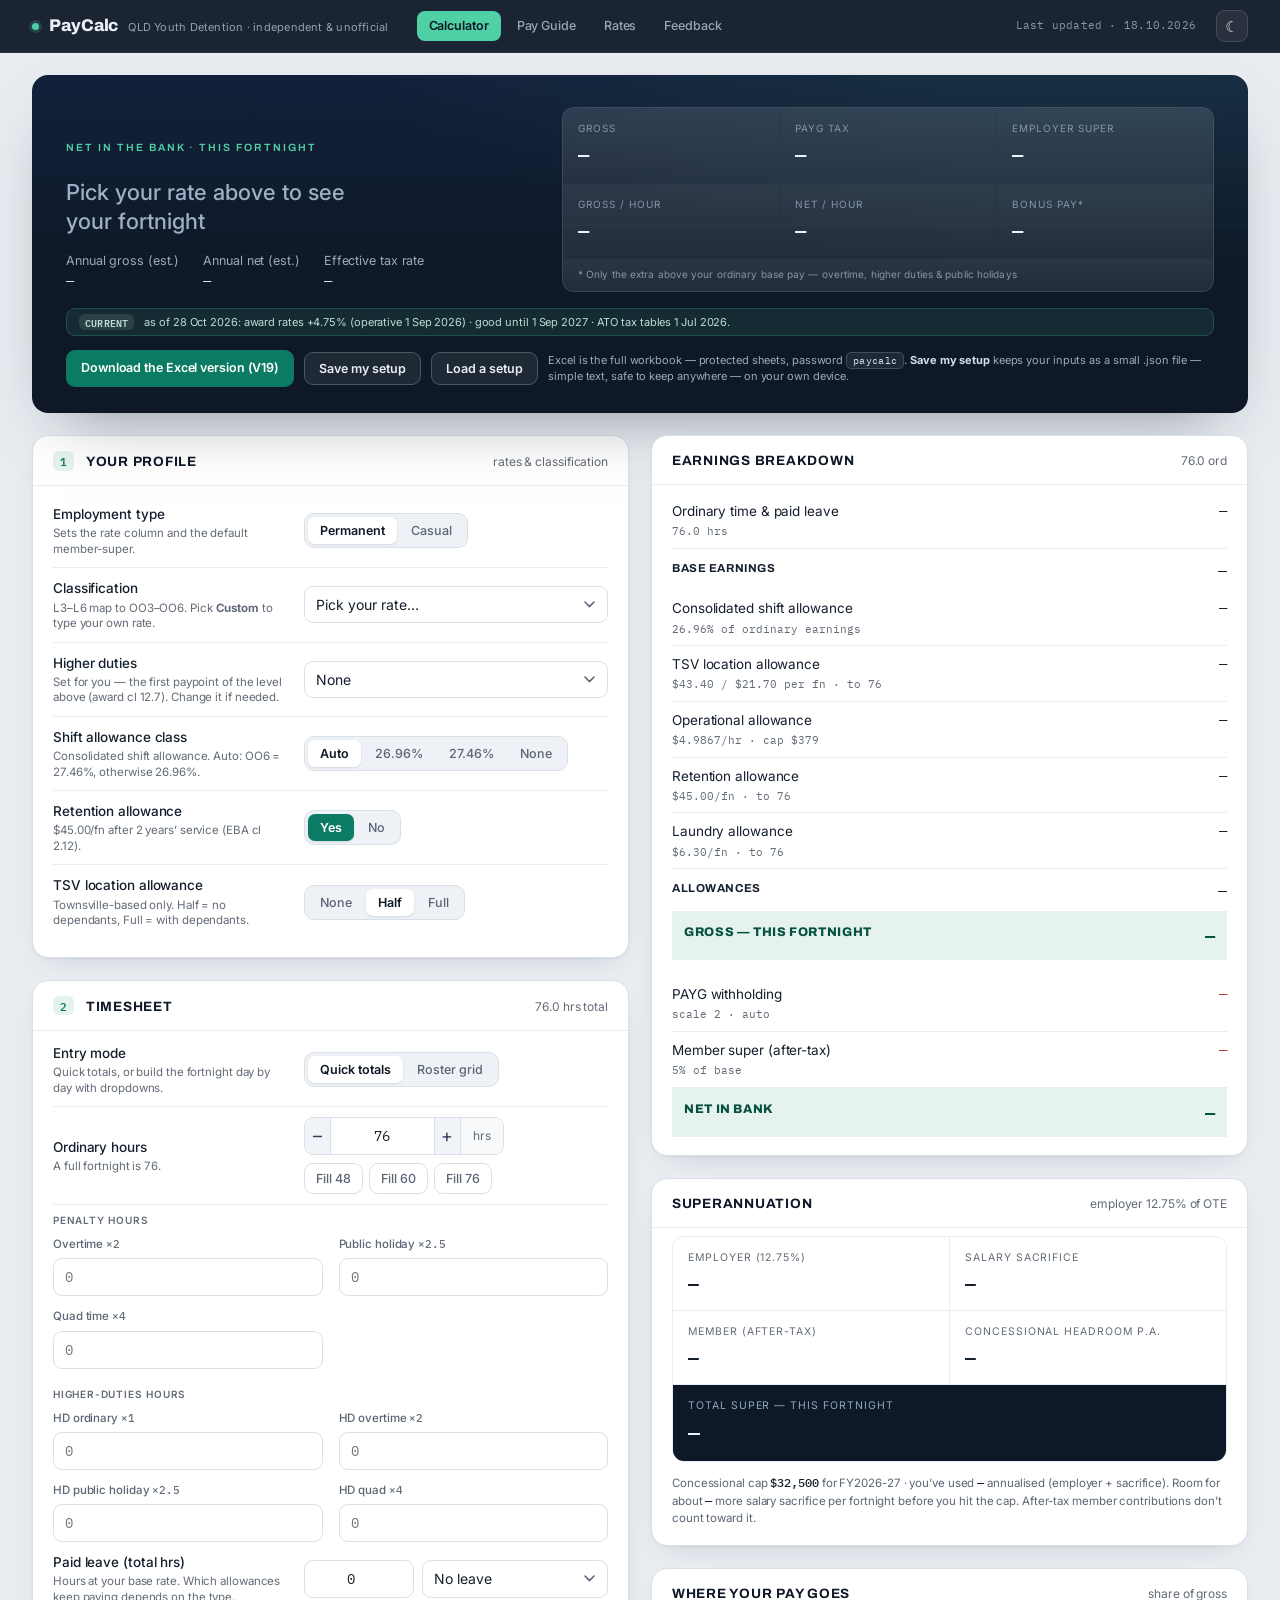
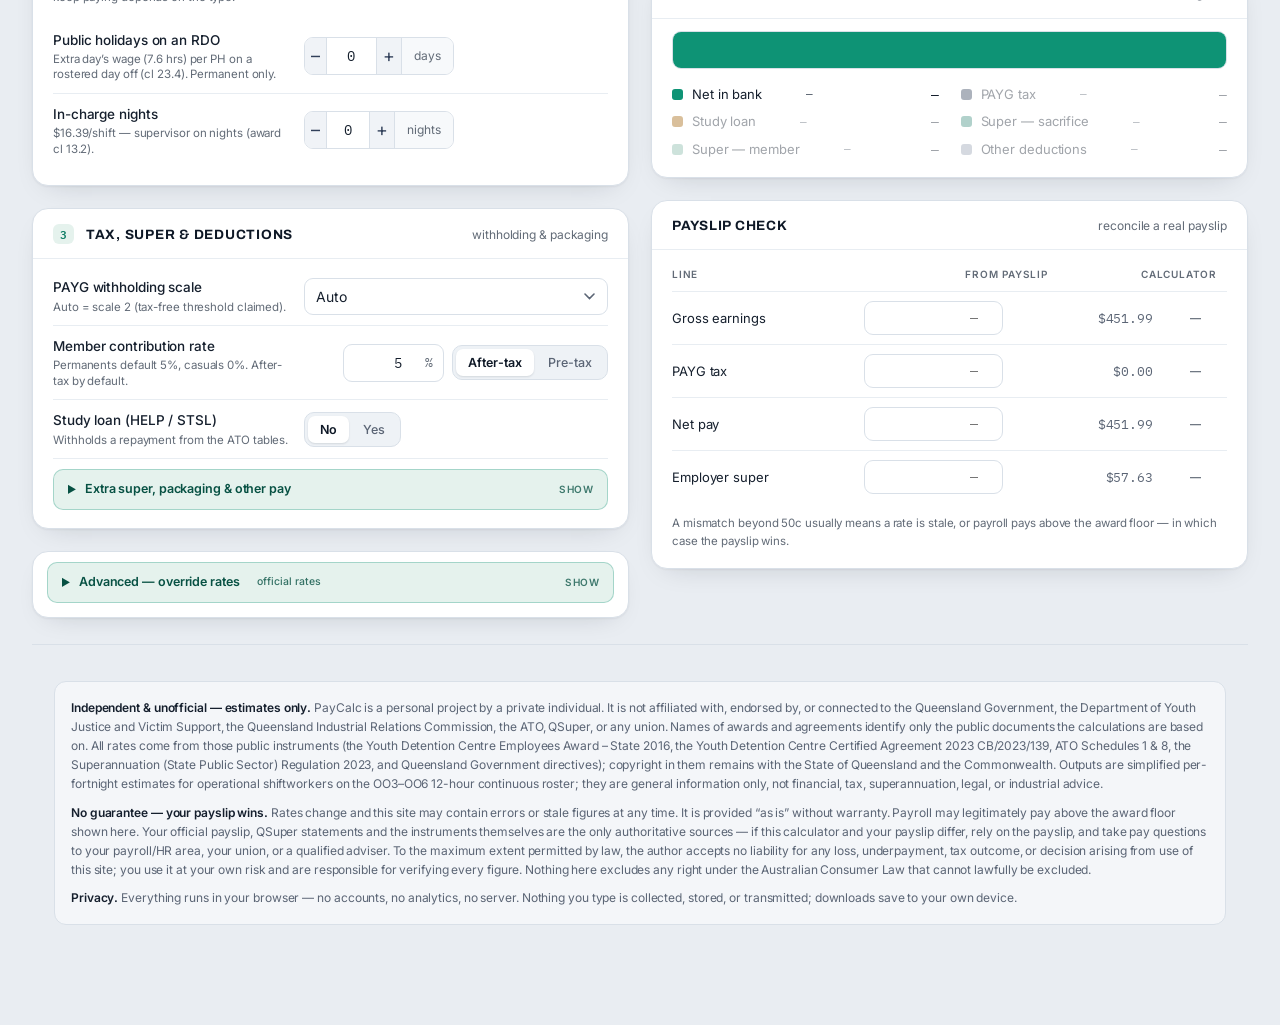
<file: index.html>
<!doctype html>
<html lang="en-AU">
<head>
<meta charset="utf-8">
<meta name="viewport" content="width=device-width, initial-scale=1">
<title>PayCalc · QLD Youth Detention pay calculator</title>
<link rel="icon" href="favicon.ico" sizes="32x32">
<link rel="icon" href="assets/favicon.svg" type="image/svg+xml">
<link rel="preconnect" href="https://fonts.googleapis.com">
<link rel="preconnect" href="https://fonts.gstatic.com" crossorigin>
<link href="https://fonts.googleapis.com/css2?family=Archivo:wght@500;600;700;800&family=Inter:wght@400;450;500;600;700&family=IBM+Plex+Mono:wght@400;500;600&display=swap" rel="stylesheet">
<link rel="stylesheet" href="assets/style.css">
<script src="assets/theme.js"></script>
</head>
<body>

<div class="topbar">
  <div class="topbar-in">
    <a class="brand" href="index.html"><span class="dot"></span><b>PayCalc</b><span>QLD Youth Detention · independent &amp; unofficial</span></a>
    <nav class="nav">
      <a href="index.html">Calculator</a><a href="notes.html">Pay Guide</a><a href="rates.html">Rates</a><a href="feedback.html">Feedback</a>
    </nav>
    <span class="nav-date"><span class="nd-lab">Last updated · </span>18.10.2026</span>
  </div>
</div>

<main>
  <section class="hero">
    <div class="hero-grid">
      <div>
        <h1 class="eyebrow">Net in the bank · this fortnight</h1>
        <div class="net-wrap"><div class="net" id="hero-net"></div></div>
        <p class="vh" id="hero-sr" role="status" aria-live="polite"></p>
        <div class="net-sub">
          <div>Annual gross (est.)<b id="hero-yeargross"></b></div>
          <div>Annual net (est.)<b id="hero-year"></b></div>
          <div>Effective tax rate<b id="hero-etr"></b></div>
        </div>
      </div>
      <div class="stat-grid">
        <div class="stat"><div class="k">Gross</div><div class="v" id="s-gross"></div></div>
        <div class="stat"><div class="k">PAYG tax</div><div class="v" id="s-tax"></div></div>
        <div class="stat"><div class="k">Employer super</div><div class="v" id="s-super"></div></div>
        <div class="stat"><div class="k">Gross / hour</div><div class="v" id="s-ghr"></div></div>
        <div class="stat"><div class="k">Net / hour</div><div class="v" id="s-nhr"></div></div>
        <div class="stat"><div class="k">Bonus Pay*</div><div class="v" id="s-extra"></div></div>
        <div class="stat-foot">* Only the extra above your ordinary base pay — overtime, higher duties &amp; public holidays</div>
      </div>
    </div>
    <div class="ribbon ok" id="ribbon"><span class="tag" id="ribbon-tag">Current</span><span id="ribbon-txt"></span><span class="rb-s">as of 28 Oct 2026 · <span class="rb-xs">rates </span>+4.75%<span class="rb-sx"> · good until 1 Sep 2027</span></span></div>
    <div class="hero-actions">
      <a class="btn primary" href="PayCalc_V19.xlsx" download>Download<span class="btn-xw"> the</span> Excel<span class="btn-xw"> version (V19)</span></a>
      <button class="btn" id="btn-save" type="button">Save<span class="btn-xw"> my</span> setup</button>
      <button class="btn" id="btn-load" type="button" onclick="document.getElementById('load-file').click()">Load<span class="btn-xw"> a</span> setup</button>
      <input type="file" id="load-file" accept="application/json" style="display:none" aria-label="Load a saved PayCalc setup file">
      <span class="note">Excel is the full workbook — protected sheets, password <code class="pw">paycalc</code>. <b>Save my setup</b> keeps your inputs as a small .json file — simple text, safe to keep anywhere — on your own device.</span>
    </div>
  </section>

  <div class="workspace">
    <!-- INPUTS -->
    <div class="col col-inputs">

      <section class="card">
        <div class="card-h"><span class="num">1</span><h2>Your profile</h2><div class="sub">rates &amp; classification</div></div>
        <div class="card-b">
          <div class="row">
            <div class="lab">Employment type<span class="hint">Sets the rate column and the default member-super.</span></div>
            <div class="ctl right"><div class="seg" data-group="empType">
              <button data-v="Permanent">Permanent</button><button data-v="Casual">Casual</button>
            </div></div>
          </div>
          <div class="row">
            <div class="lab">Classification<span class="hint">L3–L6 map to OO3–OO6. Pick <b>Custom</b> to type your own rate.</span></div>
            <div class="ctl"><select id="classCode" data-bind="classCode" aria-label="Classification"></select>
              <span class="rate-chip" id="rate-now"></span>
              <div class="field has-pre" id="customRate-wrap" style="margin-top:8px; display:none">
                <span class="pre">$</span><input class="money" id="customRate" data-bind="customRate" type="number" step="0.0001" min="0" placeholder="hourly rate" aria-label="Custom hourly rate">
              </div>
            </div>
          </div>
          <div class="row">
            <div class="lab">Higher duties<span class="hint">Set for you — the first paypoint of the level above (award cl 12.7). Change it if needed.</span></div>
            <div class="ctl"><select id="hd" data-bind="hd" aria-label="Higher duties classification"></select>
              <span class="rate-chip" id="hdrate-now"></span>
              <div class="field has-pre" id="customHDRate-wrap" style="margin-top:8px; display:none">
                <span class="pre">$</span><input class="money" id="customHDRate" data-bind="customHDRate" type="number" step="0.0001" min="0" placeholder="HD hourly rate" aria-label="Custom higher-duties hourly rate">
              </div>
            </div>
          </div>
          <div class="row">
            <div class="lab">Shift allowance class<span class="hint">Consolidated shift allowance. Auto: OO6 = 27.46%, otherwise 26.96%.</span></div>
            <div class="ctl right"><div class="seg" data-group="shiftClass">
              <button data-v="Auto">Auto</button><button data-v="OO3-OO5 (26.96%)">26.96%</button><button data-v="OO6 (27.46%)">27.46%</button><button data-v="None">None</button>
            </div></div>
          </div>
          <div class="row sub-row" id="hdshift-row" style="display:none">
            <div class="lab">↳ Shift class — higher duties<span class="hint">For your HD hours. Auto follows the HD level.</span></div>
            <div class="ctl right"><div class="seg" data-group="shiftClassHD">
              <button data-v="Auto">Auto</button><button data-v="OO3-OO5 (26.96%)">26.96%</button><button data-v="OO6 (27.46%)">27.46%</button><button data-v="None">None</button>
            </div></div>
          </div>
          <div class="row">
            <div class="lab">Retention allowance<span class="hint">$45.00/fn after 2 years’ service (EBA cl 2.12).</span></div>
            <div class="ctl right"><div class="seg" data-group="retention">
              <button data-v="Yes" class="pos">Yes</button><button data-v="No">No</button>
            </div></div>
          </div>
          <div class="row">
            <div class="lab">TSV location allowance<span class="hint">Townsville-based only. Half = no dependants, Full = with dependants.</span></div>
            <div class="ctl right">
              <div class="seg" data-group="tsv">
                <button data-v="None">None</button><button data-v="Half rate">Half</button><button data-v="Full rate">Full</button>
              </div>
              <div class="inline-note info" id="tsv-casual">Not payable to casuals — set to None.</div>
            </div>
          </div>
        </div>
      </section>

      <section class="card">
        <div class="card-h"><span class="num">2</span><h2>Timesheet</h2><div class="sub" id="tsTotals">76.0 hrs total</div></div>
        <div class="card-b">
          <div class="row" style="padding-top:4px">
            <div class="lab">Entry mode<span class="hint">Quick totals, or build the fortnight day by day with dropdowns.</span></div>
            <div class="ctl right"><div class="seg" data-group="tsMode">
              <button data-v="totals">Quick totals</button><button data-v="roster">Roster grid</button>
            </div></div>
          </div>

          <div id="panel-totals">
            <div class="row">
              <div class="lab">Ordinary hours<span class="hint">A full fortnight is 76.</span></div>
              <div class="ctl right"><div style="display:flex; gap:8px; align-items:center; flex-wrap:wrap">
                <div class="stepper" style="max-width:200px">
                  <button type="button" aria-label="Decrease ordinary hours" data-step="ordHours" data-d="-2">–</button>
                  <input class="num" id="ordHours" data-bind="ordHours" type="number" step="0.5" min="0" aria-label="Ordinary hours">
                  <button type="button" aria-label="Increase ordinary hours" data-step="ordHours" data-d="2">+</button>
                  <span class="unit">hrs</span>
                </div>
                <div class="quickfills" id="quickfills" role="group" aria-label="Quick-fill ordinary hours"></div>
              </div></div>
            </div>
            <div class="minigrid">
              <div class="mg-head">Penalty hours</div>
              <div class="mg"><label for="ot">Overtime <span class="mult">×2</span></label><input class="num" id="ot" data-bind="ot" type="number" step="0.5" min="0" placeholder="0"></div>
              <div class="mg"><label for="ph">Public holiday <span class="mult">×2.5</span></label><input class="num" id="ph" data-bind="ph" type="number" step="0.5" min="0" placeholder="0"></div>
              <div class="mg"><label for="quad">Quad time <span class="mult">×4</span></label><input class="num" id="quad" data-bind="quad" type="number" step="0.5" min="0" placeholder="0"></div>
              <div class="mg-head">Higher-duties hours</div>
              <div class="mg"><label for="hdOrd">HD ordinary <span class="mult">×1</span></label><input class="num" id="hdOrd" data-bind="hdOrd" type="number" step="0.5" min="0" placeholder="0"></div>
              <div class="mg"><label for="hdOT">HD overtime <span class="mult">×2</span></label><input class="num" id="hdOT" data-bind="hdOT" type="number" step="0.5" min="0" placeholder="0"></div>
              <div class="mg"><label for="hdPH">HD public holiday <span class="mult">×2.5</span></label><input class="num" id="hdPH" data-bind="hdPH" type="number" step="0.5" min="0" placeholder="0"></div>
              <div class="mg"><label for="hdQuad">HD quad <span class="mult">×4</span></label><input class="num" id="hdQuad" data-bind="hdQuad" type="number" step="0.5" min="0" placeholder="0"></div>
            </div>
            <div class="row">
              <div class="lab">Paid leave (total hrs)<span class="hint">Hours at your base rate. Which allowances keep paying depends on the type.</span></div>
              <div class="ctl right">
                <div style="display:grid; grid-template-columns:110px 1fr; gap:8px">
                  <input class="num" id="leaveHrs" data-bind="leaveHrs" type="number" step="0.5" min="0" style="text-align:center" aria-label="Paid leave hours">
                  <select id="leaveType" data-bind="leaveType" aria-label="Paid leave type">
                    <option>No leave</option><option>Sick / carer's</option><option>Annual / recreation</option><option>Long service</option><option>Special</option>
                  </select>
                </div>
              </div>
            </div>
          </div>

          <div id="panel-roster" style="display:none">
            <div id="roster"></div>
            <div class="roster-sum"><span>Base pay from these shifts</span><b id="roster-total">$0.00</b></div>
            <div class="roster-actions">
              <button class="btn ghost" id="roster-clear" type="button">Clear all days</button>
            </div>
            <div class="inline-note info show" style="margin-top:10px">Pick a shift type per day — hours pre-fill and stay editable. Leave days feed the leave rules automatically. The <b>$</b> column is that shift’s <b>base pay only</b>, so it matches an “Ordinary Hrs” line on your payslip; shift allowance, operational, retention and laundry are paid across the whole fortnight and appear in the breakdown instead.</div>
          </div>

          <div class="inline-note warn" id="custom-rate-warn" style="margin-top:10px"><b>Classification</b> is set to <b>Custom</b> in <i>Your profile</i> above but the rate box is empty, so your base pay is coming out as <b>$0.00</b> and the only thing left in the gross is the flat allowances. Type your hourly rate in the box, or pick your classification from the list.</div>

          <div class="inline-note warn" id="hd-none-warn" style="margin-top:10px">You’ve entered <b>higher-duties hours</b> but there’s no higher rate to pay them at — in <i>Your profile</i> above, <b>Higher duties</b> is on <b>None</b>, or on <b>Custom</b> with the rate box left empty. (On an L6 classification it goes to None by itself — there’s no level above to act into.) They’re being paid as ordinary hours at your own rate for now. Pick the level you acted at, or type the rate, to see what they’re really worth.</div>

          <div class="inline-note warn" id="over-fn-warn" style="margin-top:10px">Your ordinary, higher-duties and leave hours add up to <b id="over-fn-hrs">—</b> — more than a full fortnight of 76. If you acted up, those <b>HD hours are usually part of your 76</b>, not on top of them (64 + 12, not 76 + 12). Overtime, public holidays and quad time do sit on top of the 76, so this can be right — worth a check either way.</div>

          <div class="row" style="margin-top:4px">
            <div class="lab">Public holidays on an RDO<span class="hint">Extra day’s wage (7.6 hrs) per PH on a rostered day off (cl 23.4). Permanent only.</span></div>
            <div class="ctl right">
              <div class="stepper" style="max-width:150px">
                <button type="button" aria-label="Decrease public holidays on an RDO" data-step="phRdoDays" data-d="-1">–</button>
                <input class="num" id="phRdoDays" data-bind="phRdoDays" type="number" step="1" min="0" aria-label="Public holidays on an RDO">
                <button type="button" aria-label="Increase public holidays on an RDO" data-step="phRdoDays" data-d="1">+</button>
                <span class="unit">days</span>
              </div>
              <div class="inline-note info" id="phrdo-casual">Casuals aren’t entitled (award cl 23.4).</div>
            </div>
          </div>
          <div class="row">
            <div class="lab">In-charge nights<span class="hint">$16.39/shift — supervisor on nights (award cl 13.2).</span></div>
            <div class="ctl right"><div class="stepper" style="max-width:150px">
              <button type="button" aria-label="Decrease in-charge nights" data-step="inchargeNights" data-d="-1">–</button>
              <input class="num" id="inchargeNights" data-bind="inchargeNights" type="number" step="1" min="0" aria-label="In-charge nights">
              <button type="button" aria-label="Increase in-charge nights" data-step="inchargeNights" data-d="1">+</button>
              <span class="unit">nights</span>
            </div></div>
          </div>
        </div>
      </section>

      <section class="card">
        <div class="card-h"><span class="num">3</span><h2>Tax, super &amp; deductions</h2><div class="sub">withholding &amp; packaging</div></div>
        <div class="card-b">
          <div class="row">
            <div class="lab">PAYG withholding scale<span class="hint">Auto = scale 2 (tax-free threshold claimed).</span></div>
            <div class="ctl"><select id="scale" data-bind="scale" aria-label="PAYG withholding scale">
              <option>Auto</option><option>1 - No tax-free threshold</option><option>2 - Tax-free threshold claimed</option>
              <option>3 - Foreign resident</option><option>5 - Full Medicare levy exemption</option><option>6 - Half Medicare levy exemption</option>
            </select></div>
          </div>
          <div class="row">
            <div class="lab">Member contribution rate<span class="hint">Permanents default 5%, casuals 0%. After-tax by default.</span></div>
            <div class="ctl right">
              <div style="display:flex; gap:8px; align-items:center; flex-wrap:wrap; justify-content:flex-end">
                <div class="field" style="max-width:110px">
                  <input class="num" id="memberPct" data-bind="memberPct" type="number" step="0.5" min="0" max="100" style="text-align:right; padding-right:26px" aria-label="Member contribution percentage">
                  <span class="pre" style="left:auto; right:11px">%</span>
                </div>
                <div class="seg" data-group="salSac">
                  <button data-v="No — after-tax">After-tax</button><button data-v="Yes — pre-tax">Pre-tax</button>
                </div>
              </div>
              <div class="ctl-note" id="mem-prev"></div>
            </div>
          </div>
          <div class="row">
            <div class="lab">Study loan (HELP / STSL)<span class="hint">Withholds a repayment from the ATO tables.</span></div>
            <div class="ctl right"><div class="seg" data-group="studyLoan">
              <button data-v="No">No</button><button data-v="Yes">Yes</button>
            </div></div>
          </div>
          <details class="disc pill" id="extra-ded">
            <summary><span class="chev">▶</span>Extra super, packaging &amp; other pay</summary>
            <div class="disc-b">
              <div class="row stack">
                <div class="lab">Extra salary-sacrifice super<span class="hint">Voluntary, on top of the 5% — $ per fortnight.</span></div>
                <div class="ctl"><div class="field has-pre"><span class="pre">$</span><input class="money" id="extraSalSac" data-bind="extraSalSac" type="number" step="1" min="0" aria-label="Extra salary-sacrifice super, dollars per fortnight"></div></div>
              </div>
              <div class="row stack">
                <div class="lab">Custom pre-tax deduction<span class="hint">e.g. novated lease pre-tax leg.</span></div>
                <div class="ctl"><div class="field has-pre"><span class="pre">$</span><input class="money" id="customPreTax" data-bind="customPreTax" type="number" step="1" min="0" aria-label="Other pre-tax deduction, dollars per fortnight"></div></div>
              </div>
              <div class="row stack">
                <div class="lab">Salary-packaging admin fee<span class="hint">What your packaging provider (e.g. RemServ) charges per fortnight, if anything. It varies — take it off your payslip.</span></div>
                <div class="ctl"><div class="field has-pre"><span class="pre">$</span><input class="money" id="adminFee" data-bind="adminFee" type="number" step="0.05" min="0" aria-label="Fund administration fee, dollars per fortnight"></div></div>
              </div>
              <div class="row stack">
                <div class="lab">Post-tax deduction 1<span class="hint">e.g. novated lease post-tax leg.</span></div>
                <div class="ctl"><div class="field has-pre"><span class="pre">$</span><input class="money" id="customPostTax" data-bind="customPostTax" type="number" step="1" min="0" placeholder="0" aria-label="First post-tax deduction, dollars per fortnight"></div></div>
              </div>
              <div class="row stack">
                <div class="lab">Post-tax deduction 2<span class="hint">e.g. a bank or credit-union deduction.</span></div>
                <div class="ctl"><div class="field has-pre"><span class="pre">$</span><input class="money" id="customPostTax2" data-bind="customPostTax2" type="number" step="1" min="0" placeholder="0" aria-label="Second post-tax deduction, dollars per fortnight"></div></div>
              </div>
              <div class="row stack">
                <div class="lab">Other taxable earnings<span class="hint">e.g. secondee travel. Taxed as wages, excluded from super.</span></div>
                <div class="ctl"><div class="field has-pre"><span class="pre">$</span><input class="money" id="otherTaxable" data-bind="otherTaxable" type="number" step="1" min="0" aria-label="Other taxable earnings, dollars per fortnight"></div></div>
              </div>
            </div>
          </details>
        </div>
      </section>

      <section class="card card-adv slim">
        <div class="card-b">
          <details class="disc pill" style="border-top:0">
            <summary><span class="chev">▶</span>Advanced — override rates<span class="adv-tag" id="adv-status">official rates</span></summary>
            <div class="disc-b">
              <div class="inline-note warn show" style="display:block">Overrides replace the published award/EBA figures with your own — the status ribbon up top turns amber while any override is active. Leave a field blank to use the official rate. Each field stands alone: raising <b>Operational allowance</b> doesn’t move <b>Operational cap</b>, so change both if the rise applies to both.</div>
              <div class="row stack" style="margin-top:10px">
                <div class="lab">Whole pay scale adjustment<span class="hint">e.g. 3.5 lifts every classification by 3.5% — how wage cases and agreement rises apply. Rounds the way payroll does: the fortnightly salary goes to the nearest whole dollar before it’s divided by 76. 0 or blank = official scale.</span></div>
                <div class="ctl"><div class="field" style="max-width:160px">
                  <input class="num" id="scalePct" type="number" step="0.1" min="0" placeholder="0" style="text-align:right; padding-right:26px" aria-label="Whole pay scale adjustment, per cent">
                  <span class="pre" style="left:auto; right:11px">%</span>
                </div></div>
              </div>
              <div class="minigrid" id="ovr-grid" style="margin-top:6px"></div>
              <div class="roster-actions">
                <button class="btn ghost" id="ovr-reset" type="button">Reset all to official rates</button>
              </div>
            </div>
          </details>
        </div>
      </section>
    </div>

    <!-- RESULTS -->
    <div class="col col-results">

      <section class="card">
        <div class="card-h"><h2>Earnings breakdown</h2><div class="sub" id="brk-hrs"></div></div>
        <div class="card-b">
          <table class="brk">
            <tr><td class="nm">Ordinary time &amp; paid leave<div class="fx" id="fx-ord"></div></td><td class="amt" id="a-ord"></td></tr>
            <tr data-line="ot"><td class="nm">Overtime<div class="fx" id="fx-ot"></div></td><td class="amt" id="a-ot"></td></tr>
            <tr data-line="ph"><td class="nm">Public holiday worked<div class="fx" id="fx-ph"></div></td><td class="amt" id="a-ph"></td></tr>
            <tr data-line="quad"><td class="nm">Quad time<div class="fx" id="fx-quad"></div></td><td class="amt" id="a-quad"></td></tr>
            <tr data-line="hd"><td class="nm">Higher duties<div class="fx" id="fx-hd"></div></td><td class="amt" id="a-hd"></td></tr>
            <tr data-line="phrdo"><td class="nm">Public holiday on an RDO<div class="fx" id="fx-phrdo"></div></td><td class="amt" id="a-phrdo"></td></tr>
            <tr class="sub"><td class="nm">Base earnings</td><td class="amt" id="a-base"></td></tr>
            <tr><td class="nm">Consolidated shift allowance<div class="fx" id="fx-csa"></div></td><td class="amt" id="a-csa"></td></tr>
            <tr data-line="tsv"><td class="nm">TSV location allowance<div class="fx" id="fx-tsv"></div></td><td class="amt" id="a-tsv"></td></tr>
            <tr><td class="nm">Operational allowance<div class="fx" id="fx-oper"></div></td><td class="amt" id="a-oper"></td></tr>
            <tr data-line="ret"><td class="nm">Retention allowance<div class="fx" id="fx-ret"></div></td><td class="amt" id="a-ret"></td></tr>
            <tr><td class="nm">Laundry allowance<div class="fx" id="fx-laun"></div></td><td class="amt" id="a-laun"></td></tr>
            <tr data-line="incharge"><td class="nm">In-charge allowance<div class="fx" id="fx-inch"></div></td><td class="amt" id="a-inch"></td></tr>
            <tr data-line="other"><td class="nm">Other taxable earnings<div class="fx">taxable · not super</div></td><td class="amt" id="a-other"></td></tr>
            <tr class="sub"><td class="nm">Allowances</td><td class="amt" id="a-allow"></td></tr>
            <tr class="grand"><td class="nm">Gross — this fortnight</td><td class="amt" id="a-gross"></td></tr>
            <tr style="height:6px"><td colspan="2" style="border:0"></td></tr>
            <tr><td class="nm">PAYG withholding<div class="fx" id="fx-scale"></div></td><td class="amt minus" id="a-payg"></td></tr>
            <tr data-line="stsl2"><td class="nm">Study-loan repayment<div class="fx">Schedule 8</div></td><td class="amt minus" id="a-stsl"></td></tr>
            <tr data-line="salsac2"><td class="nm">Salary sacrifice (pre-tax)<div class="fx">super packaging</div></td><td class="amt minus" id="a-salsac"></td></tr>
            <tr><td class="nm">Member super (after-tax)<div class="fx" id="fx-mem"></div></td><td class="amt minus" id="a-mem"></td></tr>
            <tr data-line="otherded"><td class="nm">Other deductions &amp; fees<div class="fx">custom + admin</div></td><td class="amt minus" id="a-otherded"></td></tr>
            <tr class="grand"><td class="nm">Net in bank</td><td class="amt" id="a-net"></td></tr>
          </table>
        </div>
      </section>

      <section class="card">
        <div class="card-h"><h2>Superannuation</h2><div class="sub" id="super-rate">employer 12.75% of OTE</div></div>
        <div class="card-b">
          <div class="supergrid">
            <div class="sg"><div class="k" id="su-emp-k">Employer (12.75%)</div><div class="v" id="su-emp"></div></div>
            <div class="sg"><div class="k">Salary sacrifice</div><div class="v" id="su-sac"></div></div>
            <div class="sg"><div class="k">Member (after-tax)</div><div class="v" id="su-mem"></div></div>
            <div class="sg"><div class="k">Concessional headroom p.a.</div><div class="v" id="su-head"></div></div>
            <div class="sg hl"><div class="k">Total super — this fortnight</div><div class="v" id="su-total"></div></div>
          </div>
          <div class="cap-note">Concessional cap <b id="su-cap"></b> for FY2026-27 · you’ve used <b id="su-used"></b> annualised (employer + sacrifice). Room for about <b id="su-max"></b> more salary sacrifice per fortnight before you hit the cap. After-tax member contributions don’t count toward it.</div>
        </div>
      </section>

      <section class="card">
        <div class="card-h"><h2>Where your pay goes</h2><div class="sub">share of gross</div></div>
        <div class="card-b">
          <div class="paybar" id="paybar">
            <span id="bar-net" style="background:#0E9375"></span><span id="bar-tax" style="background:#31405A"></span>
            <span id="bar-stsl" style="background:#A16207"></span><span id="bar-salsac" style="background:#3E8E7E"></span>
            <span id="bar-mem" style="background:#83B7A8"></span><span id="bar-other" style="background:#98A2B3"></span>
          </div>
          <div class="legend">
            <div class="leg" data-k="net"><span class="sw" style="background:#0E9375"></span><span>Net in bank</span><span class="lg-p" id="p-net"></span><span class="lg-v" id="v-net"></span></div>
            <div class="leg" data-k="tax"><span class="sw" style="background:#31405A"></span><span>PAYG tax</span><span class="lg-p" id="p-tax"></span><span class="lg-v" id="v-tax"></span></div>
            <div class="leg" data-k="stsl"><span class="sw" style="background:#A16207"></span><span>Study loan</span><span class="lg-p" id="p-stsl"></span><span class="lg-v" id="v-stsl"></span></div>
            <div class="leg" data-k="salsac"><span class="sw" style="background:#3E8E7E"></span><span>Super — sacrifice</span><span class="lg-p" id="p-salsac"></span><span class="lg-v" id="v-salsac"></span></div>
            <div class="leg" data-k="mem"><span class="sw" style="background:#83B7A8"></span><span>Super — member</span><span class="lg-p" id="p-mem"></span><span class="lg-v" id="v-mem"></span></div>
            <div class="leg" data-k="other"><span class="sw" style="background:#98A2B3"></span><span>Other deductions</span><span class="lg-p" id="p-other"></span><span class="lg-v" id="v-other"></span></div>
          </div>
        </div>
      </section>

      <section class="card">
        <div class="card-h"><h2>Payslip check</h2><div class="sub">reconcile a real payslip</div></div>
        <div class="card-b">
          <div class="psrow"><span class="hd-lab">Line</span><span class="hd-lab" style="text-align:right">From payslip</span><span class="hd-lab" style="text-align:right">Calculator</span><span></span></div>
          <div class="psrow"><span class="pl">Gross earnings</span><input class="money" id="ps-gross" type="number" step="0.01" placeholder="—" aria-label="Gross earnings from your payslip"><span class="calc" id="pc-gross"></span><span class="flag blank" id="pf-gross">—</span></div>
          <div class="psrow"><span class="pl">PAYG tax</span><input class="money" id="ps-tax" type="number" step="0.01" placeholder="—" aria-label="PAYG tax from your payslip"><span class="calc" id="pc-tax"></span><span class="flag blank" id="pf-tax">—</span></div>
          <div class="psrow"><span class="pl">Net pay</span><input class="money" id="ps-net" type="number" step="0.01" placeholder="—" aria-label="Net pay from your payslip"><span class="calc" id="pc-net"></span><span class="flag blank" id="pf-net">—</span></div>
          <div class="psrow"><span class="pl">Employer super</span><input class="money" id="ps-emp" type="number" step="0.01" placeholder="—" aria-label="Employer super from your payslip"><span class="calc" id="pc-emp"></span><span class="flag blank" id="pf-emp">—</span></div>
          <p style="font-size:11.5px; color:var(--muted-2); margin:12px 0 0; line-height:1.5">A mismatch beyond 50c usually means a rate is stale, or payroll pays above the award floor — in which case the payslip wins.</p>
        </div>
      </section>

    </div>
  </div>

  <footer class="pg" id="site-footer"></footer>
</main>

<script src="assets/app.js"></script>
</body>
</html>
</file>
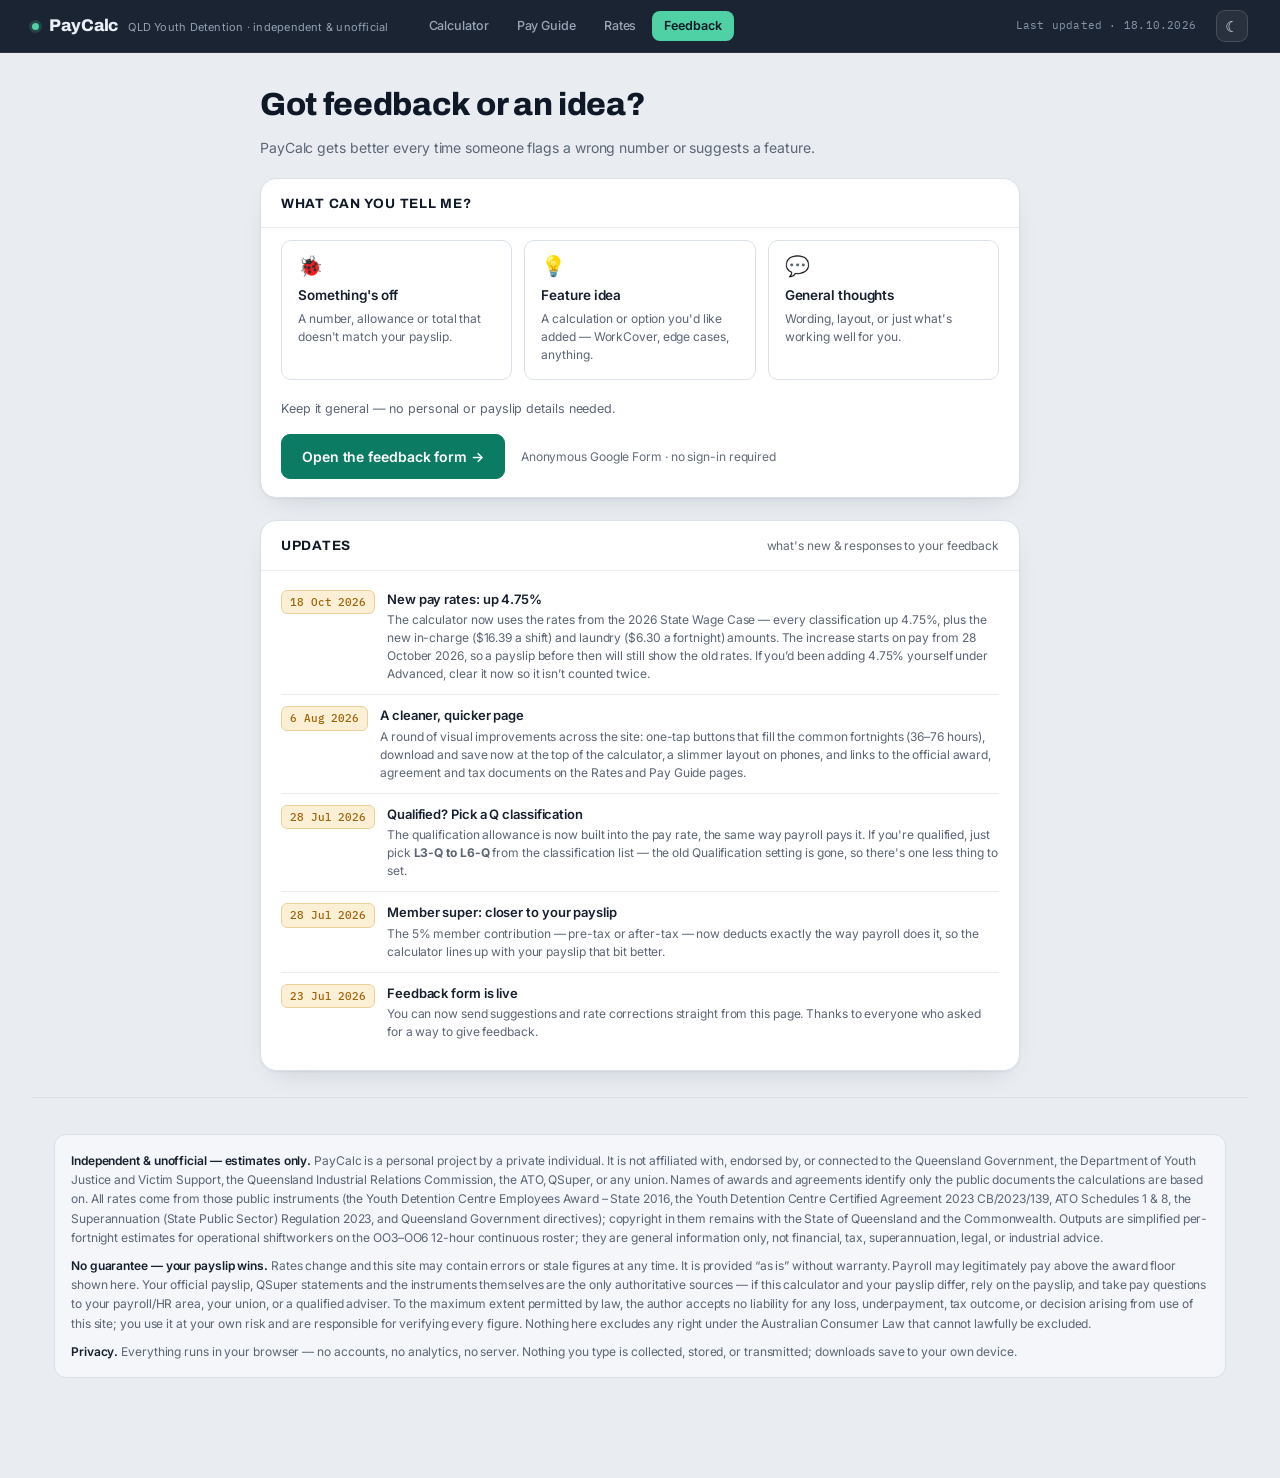
<file: feedback.html>
<!doctype html>
<html lang="en-AU">
<head>
<meta charset="utf-8">
<meta name="viewport" content="width=device-width, initial-scale=1">
<title>Feedback &amp; Updates · PayCalc</title>
<link rel="icon" href="favicon.ico" sizes="32x32">
<link rel="icon" href="assets/favicon.svg" type="image/svg+xml">
<link rel="preconnect" href="https://fonts.googleapis.com">
<link rel="preconnect" href="https://fonts.gstatic.com" crossorigin>
<link href="https://fonts.googleapis.com/css2?family=Archivo:wght@500;600;700;800&family=Inter:wght@400;450;500;600;700&family=IBM+Plex+Mono:wght@400;500;600&display=swap" rel="stylesheet">
<link rel="stylesheet" href="assets/style.css">
<script src="assets/theme.js"></script>
</head>
<body>

<div class="topbar">
  <div class="topbar-in">
    <a class="brand" href="index.html"><span class="dot"></span><b>PayCalc</b><span>QLD Youth Detention · independent &amp; unofficial</span></a>
    <nav class="nav">
      <a href="index.html">Calculator</a><a href="notes.html">Pay Guide</a><a href="rates.html">Rates</a><a href="feedback.html">Feedback</a>
    </nav>
    <span class="nav-date"><span class="nd-lab">Last updated · </span>18.10.2026</span>
  </div>
</div>

<main>
  <div class="page-head fb-wrap">
    <h1>Got feedback or an idea?</h1>
    <p>PayCalc gets better every time someone flags a wrong number or suggests a feature.</p>
  </div>

  <section class="card fb-wrap">
    <div class="card-h"><h2>What can you tell me?</h2></div>
    <div class="card-b">
      <div class="fb-tiles">
        <div class="fb-tile"><div class="ic">🐞</div><h4>Something's off</h4><p>A number, allowance or total that doesn't match your payslip.</p></div>
        <div class="fb-tile"><div class="ic">💡</div><h4>Feature idea</h4><p>A calculation or option you'd like added — WorkCover, edge cases, anything.</p></div>
        <div class="fb-tile"><div class="ic">💬</div><h4>General thoughts</h4><p>Wording, layout, or just what's working well for you.</p></div>
      </div>

      <p class="fb-note">Keep it general — no personal or payslip details needed.</p>

      <div class="fb-cta">
        <a class="btn primary" href="https://forms.gle/4EyD9gcoJ7Bodj687" target="_blank" rel="noopener" style="text-decoration:none">Open the feedback form →</a>
        <span class="sub">Anonymous Google Form · no sign-in required</span>
      </div>
    </div>
  </section>

  <section class="card fb-wrap">
    <div class="card-h"><h2>Updates</h2><div class="sub">what's new &amp; responses to your feedback</div></div>
    <div class="card-b">
      <div class="change"><span class="when">18 Oct 2026</span><div><h4>New pay rates: up 4.75%</h4><p>The calculator now uses the rates from the 2026 State Wage Case — every classification up 4.75%, plus the new in-charge ($16.39 a shift) and laundry ($6.30 a fortnight) amounts. The increase starts on pay from 28 October 2026, so a payslip before then will still show the old rates. If you’d been adding 4.75% yourself under Advanced, clear it now so it isn’t counted twice.</p></div></div>
      <div class="change"><span class="when">6 Aug 2026</span><div><h4>A cleaner, quicker page</h4><p>A round of visual improvements across the site: one-tap buttons that fill the common fortnights (36–76 hours), download and save now at the top of the calculator, a slimmer layout on phones, and links to the official award, agreement and tax documents on the Rates and Pay Guide pages.</p></div></div>
      <div class="change"><span class="when">28 Jul 2026</span><div><h4>Qualified? Pick a Q classification</h4><p>The qualification allowance is now built into the pay rate, the same way payroll pays it. If you're qualified, just pick <b>L3-Q to L6-Q</b> from the classification list — the old Qualification setting is gone, so there's one less thing to set.</p></div></div>
      <div class="change"><span class="when">28 Jul 2026</span><div><h4>Member super: closer to your payslip</h4><p>The 5% member contribution — pre-tax or after-tax — now deducts exactly the way payroll does it, so the calculator lines up with your payslip that bit better.</p></div></div>
      <div class="change"><span class="when">23 Jul 2026</span><div><h4>Feedback form is live</h4><p>You can now send suggestions and rate corrections straight from this page. Thanks to everyone who asked for a way to give feedback.</p></div></div>
    </div>
  </section>

  <footer class="pg" id="site-footer"></footer>
</main>

<script src="assets/app.js"></script>
</body>
</html>
</file>
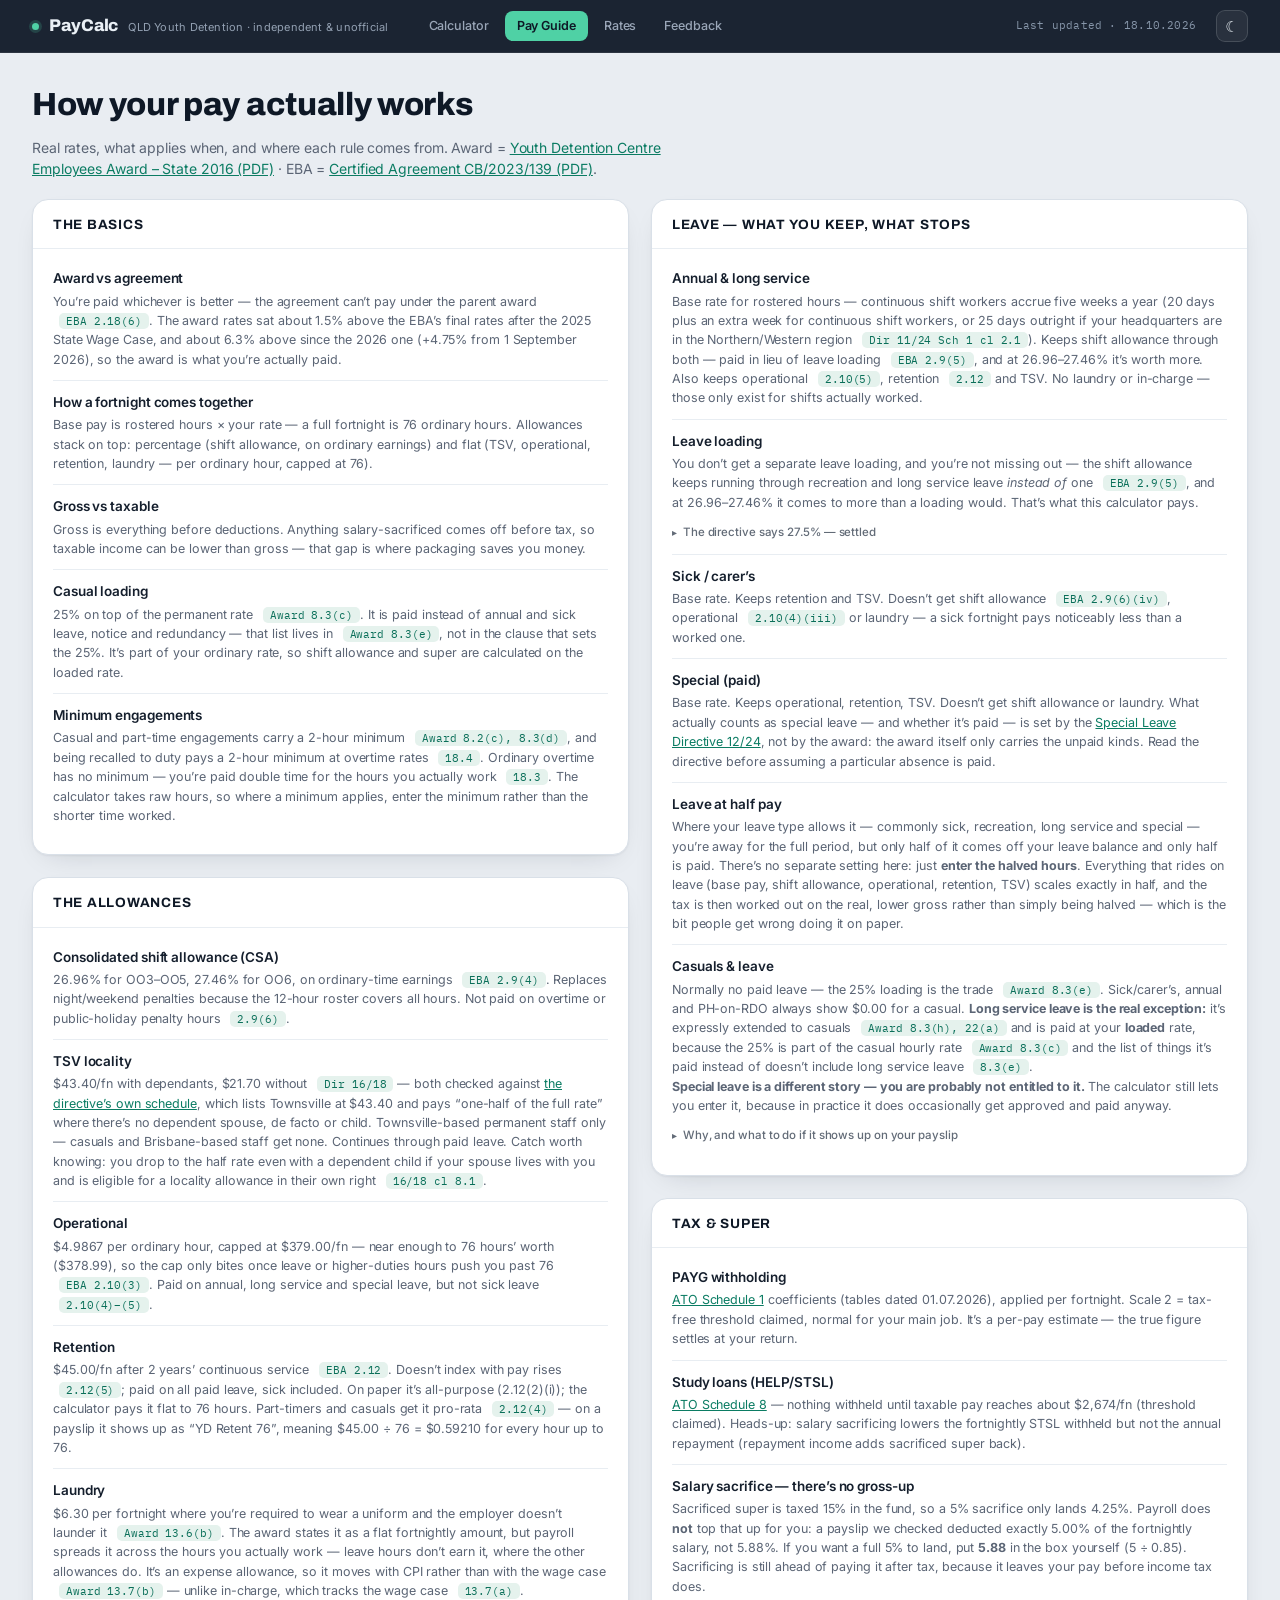
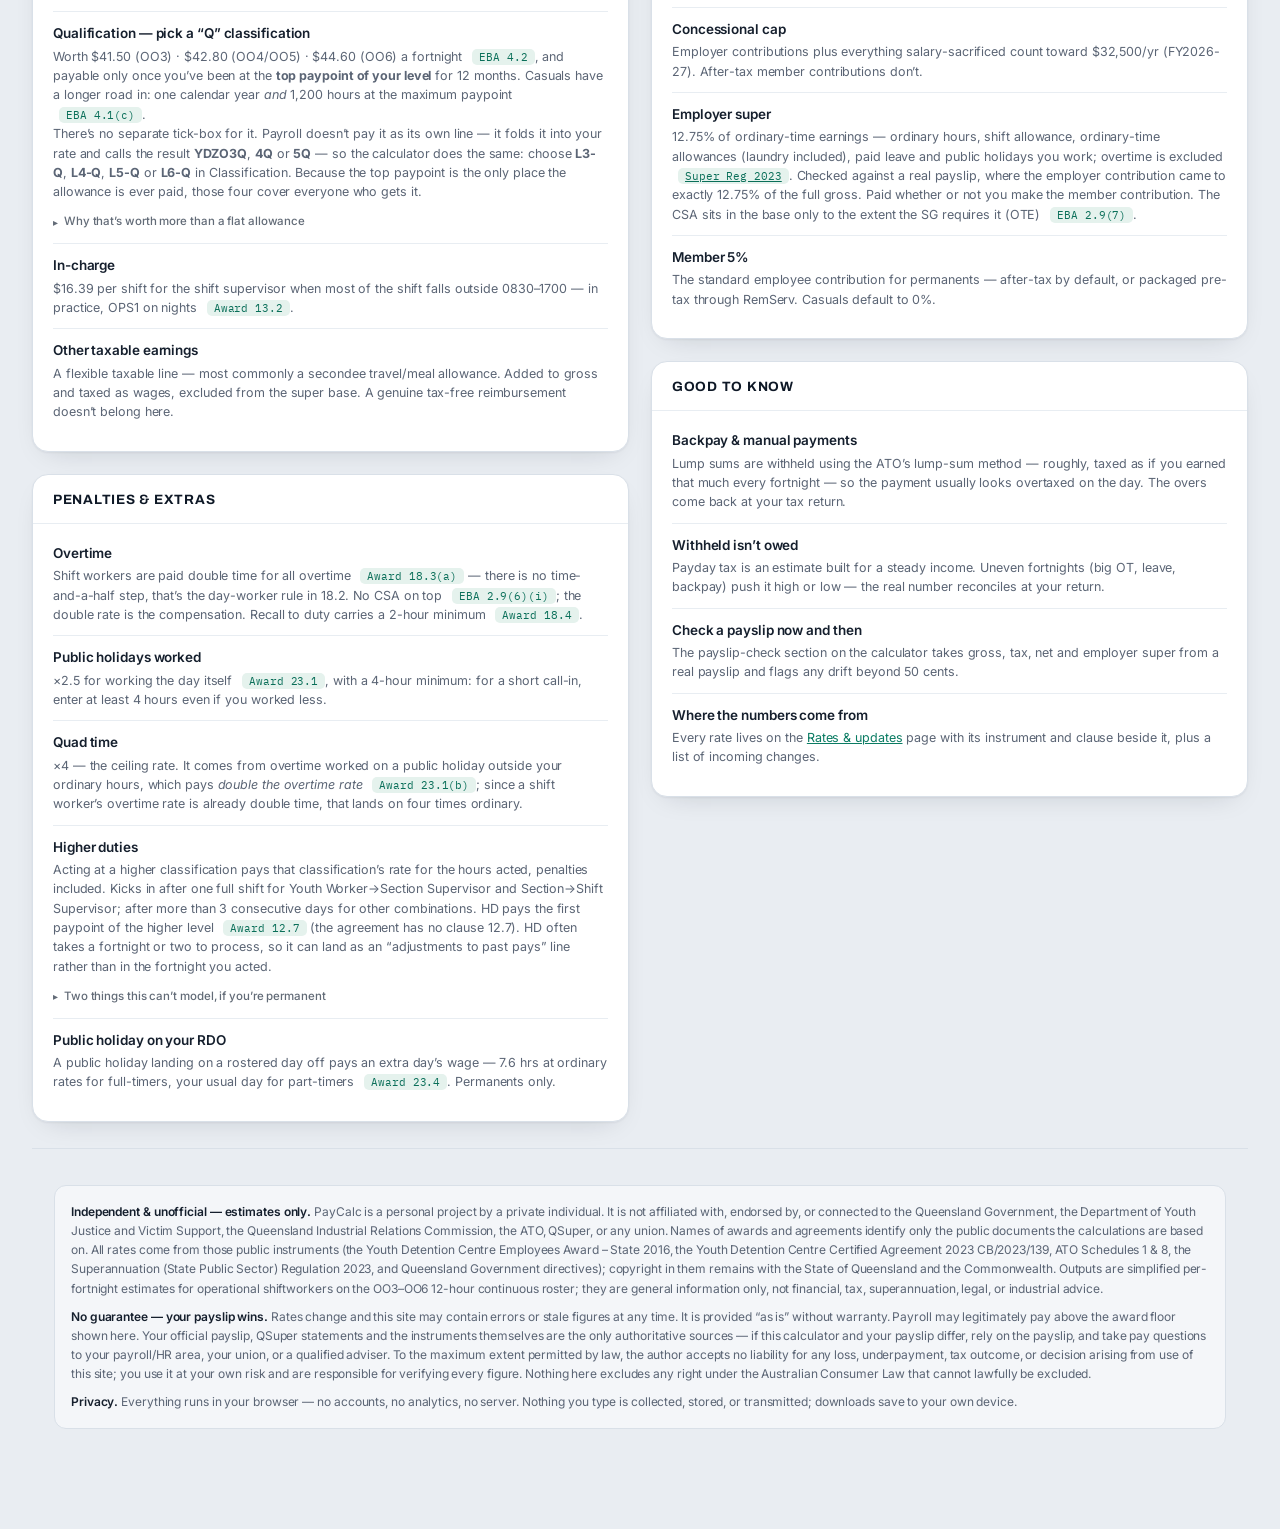
<file: notes.html>
<!doctype html>
<html lang="en-AU">
<head>
<meta charset="utf-8">
<meta name="viewport" content="width=device-width, initial-scale=1">
<title>Pay Guide · PayCalc</title>
<link rel="icon" href="favicon.ico" sizes="32x32">
<link rel="icon" href="assets/favicon.svg" type="image/svg+xml">
<link rel="preconnect" href="https://fonts.googleapis.com">
<link rel="preconnect" href="https://fonts.gstatic.com" crossorigin>
<link href="https://fonts.googleapis.com/css2?family=Archivo:wght@500;600;700;800&family=Inter:wght@400;450;500;600;700&family=IBM+Plex+Mono:wght@400;500;600&display=swap" rel="stylesheet">
<link rel="stylesheet" href="assets/style.css">
<script src="assets/theme.js"></script>
</head>
<body>

<div class="topbar">
  <div class="topbar-in">
    <a class="brand" href="index.html"><span class="dot"></span><b>PayCalc</b><span>QLD Youth Detention · independent &amp; unofficial</span></a>
    <nav class="nav">
      <a href="index.html">Calculator</a><a href="notes.html">Pay Guide</a><a href="rates.html">Rates</a><a href="feedback.html">Feedback</a>
    </nav>
    <span class="nav-date"><span class="nd-lab">Last updated · </span>18.10.2026</span>
  </div>
</div>

<main>
  <div class="page-head">
    <h1>How your pay actually works</h1>
    <p>Real rates, what applies when, and where each rule comes from. Award = <a href="https://www.qirc.qld.gov.au/sites/default/files/2026-09/youth_detention_010926.pdf">Youth Detention Centre Employees Award – State 2016 (PDF)</a> · EBA = <a href="https://www.qirc.qld.gov.au/sites/default/files/2023-12/2023_cb139.pdf">Certified Agreement CB/2023/139 (PDF)</a>.</p>
  </div>

  <div class="doc">
    <section class="card">
      <div class="card-h"><h2>The basics</h2></div>
      <div class="card-b">
        <div class="note-item"><h4>Award vs agreement</h4><p>You’re paid whichever is better — the agreement can’t pay under the parent award <span class="clause">EBA 2.18(6)</span>. The award rates sat about 1.5% above the EBA’s final rates after the 2025 State Wage Case, and about 6.3% above since the 2026 one (+4.75% from 1 September 2026), so the award is what you’re actually paid.</p></div>
        <div class="note-item"><h4>How a fortnight comes together</h4><p>Base pay is rostered hours × your rate — a full fortnight is 76 ordinary hours. Allowances stack on top: percentage (shift allowance, on ordinary earnings) and flat (TSV, operational, retention, laundry — per ordinary hour, capped at 76).</p></div>
        <div class="note-item"><h4>Gross vs taxable</h4><p>Gross is everything before deductions. Anything salary-sacrificed comes off before tax, so taxable income can be lower than gross — that gap is where packaging saves you money.</p></div>
        <div class="note-item"><h4>Casual loading</h4><p>25% on top of the permanent rate <span class="clause">Award 8.3(c)</span>. It is paid instead of annual and sick leave, notice and redundancy — that list lives in <span class="clause">Award 8.3(e)</span>, not in the clause that sets the 25%. It’s part of your ordinary rate, so shift allowance and super are calculated on the loaded rate.</p></div>
        <div class="note-item"><h4>Minimum engagements</h4><p>Casual and part-time engagements carry a 2-hour minimum <span class="clause">Award 8.2(c), 8.3(d)</span>, and being recalled to duty pays a 2-hour minimum at overtime rates <span class="clause">18.4</span>. Ordinary overtime has no minimum — you’re paid double time for the hours you actually work <span class="clause">18.3</span>. The calculator takes raw hours, so where a minimum applies, enter the minimum rather than the shorter time worked.</p></div>
      </div>
    </section>

    <section class="card">
      <div class="card-h"><h2>The allowances</h2></div>
      <div class="card-b">
        <div class="note-item"><h4>Consolidated shift allowance (CSA)</h4><p>26.96% for OO3–OO5, 27.46% for OO6, on ordinary-time earnings <span class="clause">EBA 2.9(4)</span>. Replaces night/weekend penalties because the 12-hour roster covers all hours. Not paid on overtime or public-holiday penalty hours <span class="clause">2.9(6)</span>.</p></div>
        <div class="note-item"><h4>TSV locality</h4><p>$43.40/fn with dependants, $21.70 without <span class="clause">Dir 16/18</span> — both checked against <a href="https://www.forgov.qld.gov.au/pay-benefits-and-policy/directives-policies-circulars-and-guidelines/locality-allowances-directive-1618">the directive’s own schedule</a>, which lists Townsville at $43.40 and pays “one-half of the full rate” where there’s no dependent spouse, de facto or child. Townsville-based permanent staff only — casuals and Brisbane-based staff get none. Continues through paid leave. Catch worth knowing: you drop to the half rate even with a dependent child if your spouse lives with you and is eligible for a locality allowance in their own right <span class="clause">16/18 cl 8.1</span>.</p></div>
        <div class="note-item"><h4>Operational</h4><p>$4.9867 per ordinary hour, capped at $379.00/fn — near enough to 76 hours’ worth ($378.99), so the cap only bites once leave or higher-duties hours push you past 76 <span class="clause">EBA 2.10(3)</span>. Paid on annual, long service and special leave, but not sick leave <span class="clause">2.10(4)–(5)</span>.</p></div>
        <div class="note-item"><h4>Retention</h4><p>$45.00/fn after 2 years’ continuous service <span class="clause">EBA 2.12</span>. Doesn’t index with pay rises <span class="clause">2.12(5)</span>; paid on all paid leave, sick included. On paper it’s all-purpose (2.12(2)(i)); the calculator pays it flat to 76 hours. Part-timers and casuals get it pro-rata <span class="clause">2.12(4)</span> — on a payslip it shows up as “YD Retent 76”, meaning $45.00 ÷ 76 = $0.59210 for every hour up to 76.</p></div>
        <div class="note-item"><h4>Laundry</h4><p>$6.30 per fortnight where you’re required to wear a uniform and the employer doesn’t launder it <span class="clause">Award 13.6(b)</span>. The award states it as a flat fortnightly amount, but payroll spreads it across the hours you actually work — leave hours don’t earn it, where the other allowances do. It’s an expense allowance, so it moves with CPI rather than with the wage case <span class="clause">Award 13.7(b)</span> — unlike in-charge, which tracks the wage case <span class="clause">13.7(a)</span>.</p></div>
        <div class="note-item"><h4>Qualification — pick a “Q” classification</h4><p>Worth $41.50 (OO3) · $42.80 (OO4/OO5) · $44.60 (OO6) a fortnight <span class="clause">EBA 4.2</span>, and payable only once you’ve been at the <b>top paypoint of your level</b> for 12 months. Casuals have a longer road in: one calendar year <em>and</em> 1,200 hours at the maximum paypoint <span class="clause">EBA 4.1(c)</span>.</p>
        <p>There’s no separate tick-box for it. Payroll doesn’t pay it as its own line — it folds it into your rate and calls the result <b>YDZO3Q</b>, <b>4Q</b> or <b>5Q</b> — so the calculator does the same: choose <b>L3-Q</b>, <b>L4-Q</b>, <b>L5-Q</b> or <b>L6-Q</b> in Classification. Because the top paypoint is the only place the allowance is ever paid, those four cover everyone who gets it.</p>
        <details class="finer"><summary>Why that’s worth more than a flat allowance</summary>
        <p>Inside the rate, the allowance behaves like salary rather than a fixed add-on. It is <b>pro-rated by the hours you actually work</b> (a half fortnight gets half of it, where a flat amount wouldn’t shrink), it <b>picks up the casual 25% loading</b>, and it <b>counts toward the shift allowance</b> — about <b>$11.19</b> a fortnight on its own for a full-time OO3, on top of the allowance itself.</p>
        <p>The calculator used to pay it flat, outside all three. It was changed on 27 July 2026 after a payslip showed how payroll actually does it. The calculator can’t check whether you’ve served the qualifying period — pick a Q classification only once you have.</p></details></div>
        <div class="note-item"><h4>In-charge</h4><p>$16.39 per shift for the shift supervisor when most of the shift falls outside 0830–1700 — in practice, OPS1 on nights <span class="clause">Award 13.2</span>.</p></div>
        <div class="note-item"><h4>Other taxable earnings</h4><p>A flexible taxable line — most commonly a secondee travel/meal allowance. Added to gross and taxed as wages, excluded from the super base. A genuine tax-free reimbursement doesn’t belong here.</p></div>
      </div>
    </section>

    <section class="card">
      <div class="card-h"><h2>Penalties &amp; extras</h2></div>
      <div class="card-b">
        <div class="note-item"><h4>Overtime</h4><p>Shift workers are paid double time for all overtime <span class="clause">Award 18.3(a)</span> — there is no time-and-a-half step, that’s the day-worker rule in 18.2. No CSA on top <span class="clause">EBA 2.9(6)(i)</span>; the double rate is the compensation. Recall to duty carries a 2-hour minimum <span class="clause">Award 18.4</span>.</p></div>
        <div class="note-item"><h4>Public holidays worked</h4><p>×2.5 for working the day itself <span class="clause">Award 23.1</span>, with a 4-hour minimum: for a short call-in, enter at least 4 hours even if you worked less.</p></div>
        <div class="note-item"><h4>Quad time</h4><p>×4 — the ceiling rate. It comes from overtime worked on a public holiday outside your ordinary hours, which pays <em>double the overtime rate</em> <span class="clause">Award 23.1(b)</span>; since a shift worker’s overtime rate is already double time, that lands on four times ordinary.</p></div>
        <div class="note-item"><h4>Higher duties</h4><p>Acting at a higher classification pays that classification’s rate for the hours acted, penalties included. Kicks in after one full shift for Youth Worker→Section Supervisor and Section→Shift Supervisor; after more than 3 consecutive days for other combinations. HD pays the first paypoint of the higher level <span class="clause">Award 12.7</span> (the agreement has no clause 12.7). HD often takes a fortnight or two to process, so it can land as an “adjustments to past pays” line rather than in the fortnight you acted.</p>
        <details class="finer"><summary>Two things this can’t model, if you’re permanent</summary>
        <p>The <a href="https://www.forgov.qld.gov.au/pay-benefits-and-policy/directives-policies-circulars-and-guidelines/higher-duties-directive-1624">Higher Duties Directive 16/24</a> can pay a <b>share</b> of the gap up to the higher rate rather than all of it <span class="clause">16/24 cl 9.1</span> — this calculator assumes the full rate. It also keeps HD running through recreation and long service leave <span class="clause">11, 15</span>, where this calculator pays leave at your substantive rate — so a payslip may come in a little higher. Casuals are outside the directive <span class="clause">4.2(b)</span>.</p></details></div>
        <div class="note-item"><h4>Public holiday on your RDO</h4><p>A public holiday landing on a rostered day off pays an extra day’s wage — 7.6 hrs at ordinary rates for full-timers, your usual day for part-timers <span class="clause">Award 23.4</span>. Permanents only.</p></div>
      </div>
    </section>

    <section class="card">
      <div class="card-h"><h2>Leave — what you keep, what stops</h2></div>
      <div class="card-b">
        <div class="note-item"><h4>Annual &amp; long service</h4><p>Base rate for rostered hours — continuous shift workers accrue five weeks a year (20 days plus an extra week for continuous shift workers, or 25 days outright if your headquarters are in the Northern/Western region <span class="clause">Dir 11/24 Sch 1 cl 2.1</span>). Keeps shift allowance through both — paid in lieu of leave loading <span class="clause">EBA 2.9(5)</span>, and at 26.96–27.46% it’s worth more. Also keeps operational <span class="clause">2.10(5)</span>, retention <span class="clause">2.12</span> and TSV. No laundry or in-charge — those only exist for shifts actually worked.</p></div>
        <div class="note-item"><h4>Leave loading</h4><p>You don’t get a separate leave loading, and you’re not missing out — the shift allowance keeps running through recreation and long service leave <em>instead of</em> one <span class="clause">EBA 2.9(5)</span>, and at 26.96–27.46% it comes to more than a loading would. That’s what this calculator pays.</p>
        <details class="finer"><summary>The directive says 27.5% — settled</summary>
        <p>The <a href="https://www.forgov.qld.gov.au/pay-benefits-and-policy/directives-policies-circulars-and-guidelines/recreation-leave-directive-1124">Recreation Leave Directive</a> sets the loading at <b>27.5%</b> <span class="clause">Dir 11/24 cl 16.1</span>, a little above the 26.96% CSA this calculator pays OO3–OO5, and for a while it wasn’t clear which one payroll follows. A pay summary settled it in July 2026: the line is named <em>“Consolidated Allow 26.96% WrkRec”</em>, and a fortnight where hours were moved into recreation leave carried no loading line of any kind. So the agreement is what’s paid, and it’s what you see here.</p></details></div>
        <div class="note-item"><h4>Sick / carer’s</h4><p>Base rate. Keeps retention and TSV. Doesn’t get shift allowance <span class="clause">EBA 2.9(6)(iv)</span>, operational <span class="clause">2.10(4)(iii)</span> or laundry — a sick fortnight pays noticeably less than a worked one.</p></div>
        <div class="note-item"><h4>Special (paid)</h4><p>Base rate. Keeps operational, retention, TSV. Doesn’t get shift allowance or laundry. What actually counts as special leave — and whether it’s paid — is set by the <a href="https://www.forgov.qld.gov.au/pay-benefits-and-policy/directives-policies-circulars-and-guidelines/special-leave-directive-1224">Special Leave Directive 12/24</a>, not by the award: the award itself only carries the unpaid kinds. Read the directive before assuming a particular absence is paid.</p></div>
        <div class="note-item"><h4>Leave at half pay</h4><p>Where your leave type allows it — commonly sick, recreation, long service and special — you’re away for the full period, but only half of it comes off your leave balance and only half is paid. There’s no separate setting here: just <b>enter the halved hours</b>. Everything that rides on leave (base pay, shift allowance, operational, retention, TSV) scales exactly in half, and the tax is then worked out on the real, lower gross rather than simply being halved — which is the bit people get wrong doing it on paper.</p></div>
        <div class="note-item"><h4>Casuals &amp; leave</h4><p>Normally no paid leave — the 25% loading is the trade <span class="clause">Award 8.3(e)</span>. Sick/carer’s, annual and PH-on-RDO always show $0.00 for a casual. <b>Long service leave is the real exception:</b> it’s expressly extended to casuals <span class="clause">Award 8.3(h), 22(a)</span> and is paid at your <b>loaded</b> rate, because the 25% is part of the casual hourly rate <span class="clause">Award 8.3(c)</span> and the list of things it’s paid instead of doesn’t include long service leave <span class="clause">8.3(e)</span>.</p>
        <p><b>Special leave is a different story — you are probably not entitled to it.</b> The calculator still lets you enter it, because in practice it does occasionally get approved and paid anyway.</p>
        <details class="finer"><summary>Why, and what to do if it shows up on your payslip</summary>
        <p>The paid entitlement exists only under <a href="https://www.forgov.qld.gov.au/pay-benefits-and-policy/directives-policies-circulars-and-guidelines/special-leave-directive-1224">Directive 12/24</a>, whose clause 4.2 excludes casuals except for <em>unpaid</em> bereavement and compassionate leave — and neither the award nor the agreement carries a paid version. So use this to reconcile a payslip that already shows special leave, not to plan on one. If it turns up unexpectedly, ask payroll before spending it.</p></details></div>
      </div>
    </section>

    <section class="card">
      <div class="card-h"><h2>Tax &amp; super</h2></div>
      <div class="card-b">
        <div class="note-item"><h4>PAYG withholding</h4><p><a href="https://www.ato.gov.au/tax-rates-and-codes/payg-withholding-schedule-1-statement-of-formulas-for-calculating-amounts-to-be-withheld">ATO Schedule 1</a> coefficients (tables dated 01.07.2026), applied per fortnight. Scale 2 = tax-free threshold claimed, normal for your main job. It’s a per-pay estimate — the true figure settles at your return.</p></div>
        <div class="note-item"><h4>Study loans (HELP/STSL)</h4><p><a href="https://www.ato.gov.au/tax-rates-and-codes/schedule-8-statement-of-formulas-for-calculating-study-and-training-support-loans-components">ATO Schedule 8</a> — nothing withheld until taxable pay reaches about $2,674/fn (threshold claimed). Heads-up: salary sacrificing lowers the fortnightly STSL withheld but not the annual repayment (repayment income adds sacrificed super back).</p></div>
        <div class="note-item"><h4>Salary sacrifice — there’s no gross-up</h4><p>Sacrificed super is taxed 15% in the fund, so a 5% sacrifice only lands 4.25%. Payroll does <b>not</b> top that up for you: a payslip we checked deducted exactly 5.00% of the fortnightly salary, not 5.88%. If you want a full 5% to land, put <b>5.88</b> in the box yourself (5 ÷ 0.85). Sacrificing is still ahead of paying it after tax, because it leaves your pay before income tax does.</p></div>
        <div class="note-item"><h4>Concessional cap</h4><p>Employer contributions plus everything salary-sacrificed count toward $32,500/yr (FY2026-27). After-tax member contributions don’t.</p></div>
        <div class="note-item"><h4>Employer super</h4><p>12.75% of ordinary-time earnings — ordinary hours, shift allowance, ordinary-time allowances (laundry included), paid leave and public holidays you work; overtime is excluded <span class="clause"><a href="https://www.legislation.qld.gov.au/view/html/inforce/current/sl-2023-0047">Super Reg 2023</a></span>. Checked against a real payslip, where the employer contribution came to exactly 12.75% of the full gross. Paid whether or not you make the member contribution. The CSA sits in the base only to the extent the SG requires it (OTE) <span class="clause">EBA 2.9(7)</span>.</p></div>
        <div class="note-item"><h4>Member 5%</h4><p>The standard employee contribution for permanents — after-tax by default, or packaged pre-tax through RemServ. Casuals default to 0%.</p></div>
      </div>
    </section>

    <section class="card">
      <div class="card-h"><h2>Good to know</h2></div>
      <div class="card-b">
        <div class="note-item"><h4>Backpay &amp; manual payments</h4><p>Lump sums are withheld using the ATO’s lump-sum method — roughly, taxed as if you earned that much every fortnight — so the payment usually looks overtaxed on the day. The overs come back at your tax return.</p></div>
        <div class="note-item"><h4>Withheld isn’t owed</h4><p>Payday tax is an estimate built for a steady income. Uneven fortnights (big OT, leave, backpay) push it high or low — the real number reconciles at your return.</p></div>
        <div class="note-item"><h4>Check a payslip now and then</h4><p>The payslip-check section on the calculator takes gross, tax, net and employer super from a real payslip and flags any drift beyond 50 cents.</p></div>
        <div class="note-item"><h4>Where the numbers come from</h4><p>Every rate lives on the <a href="rates.html">Rates &amp; updates</a> page with its instrument and clause beside it, plus a list of incoming changes.</p></div>
      </div>
    </section>
  </div>

  <footer class="pg" id="site-footer"></footer>
</main>

<script src="assets/app.js"></script>
</body>
</html>
</file>
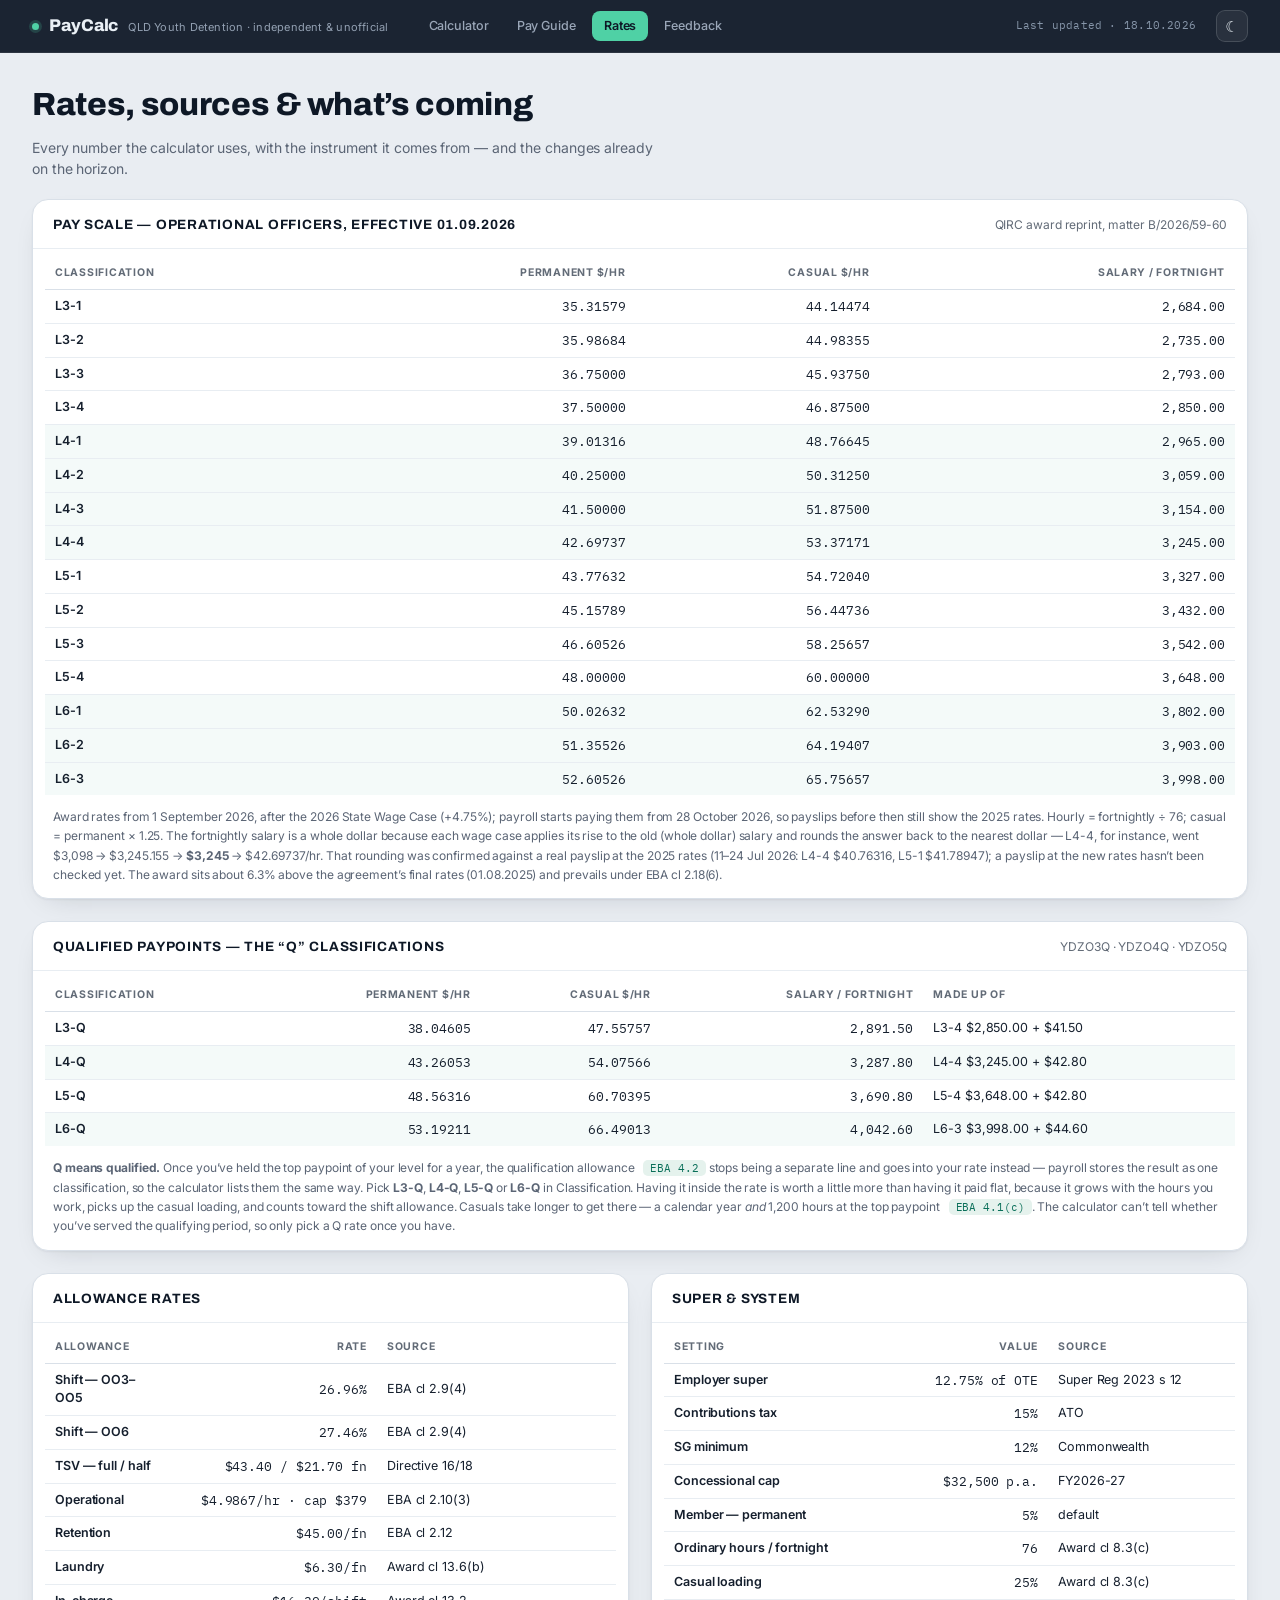
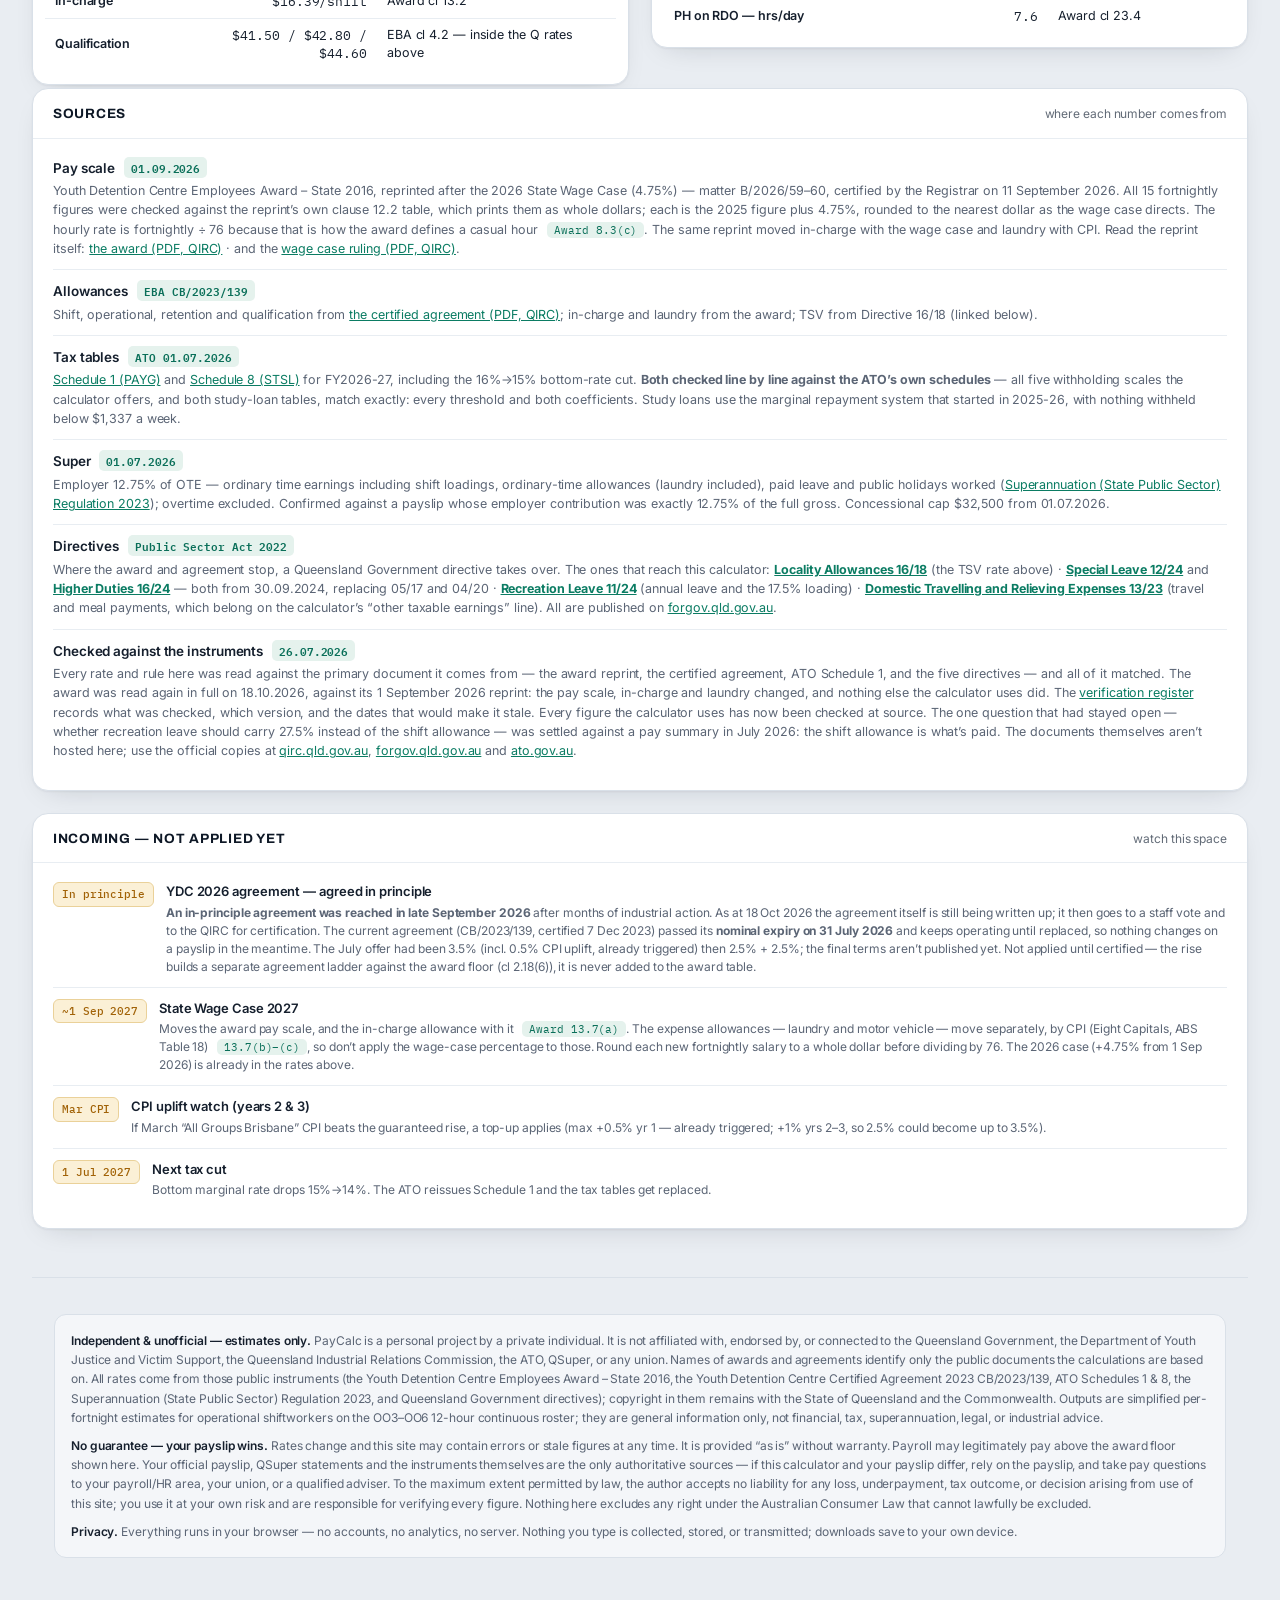
<file: rates.html>
<!doctype html>
<html lang="en-AU">
<head>
<meta charset="utf-8">
<meta name="viewport" content="width=device-width, initial-scale=1">
<title>Rates &amp; Sources · PayCalc</title>
<link rel="icon" href="favicon.ico" sizes="32x32">
<link rel="icon" href="assets/favicon.svg" type="image/svg+xml">
<link rel="preconnect" href="https://fonts.googleapis.com">
<link rel="preconnect" href="https://fonts.gstatic.com" crossorigin>
<link href="https://fonts.googleapis.com/css2?family=Archivo:wght@500;600;700;800&family=Inter:wght@400;450;500;600;700&family=IBM+Plex+Mono:wght@400;500;600&display=swap" rel="stylesheet">
<link rel="stylesheet" href="assets/style.css">
<script src="assets/theme.js"></script>
</head>
<body>

<div class="topbar">
  <div class="topbar-in">
    <a class="brand" href="index.html"><span class="dot"></span><b>PayCalc</b><span>QLD Youth Detention · independent &amp; unofficial</span></a>
    <nav class="nav">
      <a href="index.html">Calculator</a><a href="notes.html">Pay Guide</a><a href="rates.html">Rates</a><a href="feedback.html">Feedback</a>
    </nav>
    <span class="nav-date"><span class="nd-lab">Last updated · </span>18.10.2026</span>
  </div>
</div>

<main>
  <div class="page-head">
    <h1>Rates, sources &amp; what’s coming</h1>
    <p>Every number the calculator uses, with the instrument it comes from — and the changes already on the horizon.</p>
  </div>

  <div class="doc">
    <section class="card full">
      <div class="card-h"><h2>Pay scale — operational officers, effective 01.09.2026</h2><div class="sub">QIRC award reprint, matter B/2026/59-60</div></div>
      <div class="card-b" style="padding:8px 12px 14px">
        <table class="data">
          <tr><th class="l">Classification</th><th class="r">Permanent $/hr</th><th class="r">Casual $/hr</th><th class="r">Salary / fortnight</th></tr>
          <tr class="lvl-top"><td>L3-1</td><td class="r">35.31579</td><td class="r">44.14474</td><td class="r">2,684.00</td></tr>
          <tr><td>L3-2</td><td class="r">35.98684</td><td class="r">44.98355</td><td class="r">2,735.00</td></tr>
          <tr><td>L3-3</td><td class="r">36.75000</td><td class="r">45.93750</td><td class="r">2,793.00</td></tr>
          <tr><td>L3-4</td><td class="r">37.50000</td><td class="r">46.87500</td><td class="r">2,850.00</td></tr>
          <tr class="lvl lvl-top"><td>L4-1</td><td class="r">39.01316</td><td class="r">48.76645</td><td class="r">2,965.00</td></tr>
          <tr class="lvl"><td>L4-2</td><td class="r">40.25000</td><td class="r">50.31250</td><td class="r">3,059.00</td></tr>
          <tr class="lvl"><td>L4-3</td><td class="r">41.50000</td><td class="r">51.87500</td><td class="r">3,154.00</td></tr>
          <tr class="lvl"><td>L4-4</td><td class="r">42.69737</td><td class="r">53.37171</td><td class="r">3,245.00</td></tr>
          <tr class="lvl-top"><td>L5-1</td><td class="r">43.77632</td><td class="r">54.72040</td><td class="r">3,327.00</td></tr>
          <tr><td>L5-2</td><td class="r">45.15789</td><td class="r">56.44736</td><td class="r">3,432.00</td></tr>
          <tr><td>L5-3</td><td class="r">46.60526</td><td class="r">58.25657</td><td class="r">3,542.00</td></tr>
          <tr><td>L5-4</td><td class="r">48.00000</td><td class="r">60.00000</td><td class="r">3,648.00</td></tr>
          <tr class="lvl lvl-top"><td>L6-1</td><td class="r">50.02632</td><td class="r">62.53290</td><td class="r">3,802.00</td></tr>
          <tr class="lvl"><td>L6-2</td><td class="r">51.35526</td><td class="r">64.19407</td><td class="r">3,903.00</td></tr>
          <tr class="lvl"><td>L6-3</td><td class="r">52.60526</td><td class="r">65.75657</td><td class="r">3,998.00</td></tr>
        </table>
        <p style="font-size:12px; color:var(--muted); margin:12px 8px 0; line-height:1.6">Award rates from 1 September 2026, after the 2026 State Wage Case (+4.75%); payroll starts paying them from 28 October 2026, so payslips before then still show the 2025 rates. Hourly = fortnightly ÷ 76; casual = permanent × 1.25. The fortnightly salary is a whole dollar because each wage case applies its rise to the old (whole dollar) salary and rounds the answer back to the nearest dollar — L4-4, for instance, went $3,098 → $3,245.155 → <b>$3,245</b> → $42.69737/hr. That rounding was confirmed against a real payslip at the 2025 rates (11–24 Jul 2026: L4-4 $40.76316, L5-1 $41.78947); a payslip at the new rates hasn’t been checked yet. The award sits about 6.3% above the agreement’s final rates (01.08.2025) and prevails under EBA cl 2.18(6).</p>
      </div>
    </section>

    <section class="card full">
      <div class="card-h"><h2>Qualified paypoints — the “Q” classifications</h2><div class="sub">YDZO3Q · YDZO4Q · YDZO5Q</div></div>
      <div class="card-b" style="padding:8px 12px 14px">
        <table class="data">
          <tr><th class="l">Classification</th><th class="r">Permanent $/hr</th><th class="r">Casual $/hr</th><th class="r">Salary / fortnight</th><th class="l made-up">Made up of</th></tr>
          <tr><td>L3-Q</td><td class="r">38.04605</td><td class="r">47.55757</td><td class="r">2,891.50</td><td class="l made-up">L3-4 $2,850.00 + $41.50</td></tr>
          <tr class="lvl"><td>L4-Q</td><td class="r">43.26053</td><td class="r">54.07566</td><td class="r">3,287.80</td><td class="l made-up">L4-4 $3,245.00 + $42.80</td></tr>
          <tr><td>L5-Q</td><td class="r">48.56316</td><td class="r">60.70395</td><td class="r">3,690.80</td><td class="l made-up">L5-4 $3,648.00 + $42.80</td></tr>
          <tr class="lvl"><td>L6-Q</td><td class="r">53.19211</td><td class="r">66.49013</td><td class="r">4,042.60</td><td class="l made-up">L6-3 $3,998.00 + $44.60</td></tr>
        </table>
        <p style="font-size:12px; color:var(--muted); margin:12px 8px 0; line-height:1.6"><b>Q means qualified.</b> Once you’ve held the top paypoint of your level for a year, the qualification allowance <span class="clause">EBA 4.2</span> stops being a separate line and goes into your rate instead — payroll stores the result as one classification, so the calculator lists them the same way. Pick <b>L3-Q</b>, <b>L4-Q</b>, <b>L5-Q</b> or <b>L6-Q</b> in Classification.
        Having it inside the rate is worth a little more than having it paid flat, because it grows with the hours you work, picks up the casual loading, and counts toward the shift allowance.
        Casuals take longer to get there — a calendar year <em>and</em> 1,200 hours at the top paypoint <span class="clause">EBA 4.1(c)</span>. The calculator can’t tell whether you’ve served the qualifying period, so only pick a Q rate once you have.</p>
      </div>
    </section>

    <section class="card">
      <div class="card-h"><h2>Allowance rates</h2></div>
      <div class="card-b" style="padding:8px 12px 14px">
        <table class="data">
          <tr><th class="l">Allowance</th><th class="r">Rate</th><th class="l">Source</th></tr>
          <tr><td>Shift — OO3–OO5</td><td class="r">26.96%</td><td class="l">EBA cl 2.9(4)</td></tr>
          <tr><td>Shift — OO6</td><td class="r">27.46%</td><td class="l">EBA cl 2.9(4)</td></tr>
          <tr><td>TSV — full / half</td><td class="r">$43.40 / $21.70 fn</td><td class="l">Directive 16/18</td></tr>
          <tr><td>Operational</td><td class="r">$4.9867/hr · cap $379</td><td class="l">EBA cl 2.10(3)</td></tr>
          <tr><td>Retention</td><td class="r">$45.00/fn</td><td class="l">EBA cl 2.12</td></tr>
          <tr><td>Laundry</td><td class="r">$6.30/fn</td><td class="l">Award cl 13.6(b)</td></tr>
          <tr><td>In-charge</td><td class="r">$16.39/shift</td><td class="l">Award cl 13.2</td></tr>
          <tr><td>Qualification</td><td class="r">$41.50 / $42.80 / $44.60</td><td class="l">EBA cl 4.2 — inside the Q rates above</td></tr>
        </table>
      </div>
    </section>

    <section class="card">
      <div class="card-h"><h2>Super &amp; system</h2></div>
      <div class="card-b" style="padding:8px 12px 14px">
        <table class="data">
          <tr><th class="l">Setting</th><th class="r">Value</th><th class="l">Source</th></tr>
          <tr><td>Employer super</td><td class="r">12.75% of OTE</td><td class="l">Super Reg 2023 s 12</td></tr>
          <tr><td>Contributions tax</td><td class="r">15%</td><td class="l">ATO</td></tr>
          <tr><td>SG minimum</td><td class="r">12%</td><td class="l">Commonwealth</td></tr>
          <tr><td>Concessional cap</td><td class="r">$32,500 p.a.</td><td class="l">FY2026-27</td></tr>
          <tr><td>Member — permanent</td><td class="r">5%</td><td class="l">default</td></tr>
          <tr><td>Ordinary hours / fortnight</td><td class="r">76</td><td class="l">Award cl 8.3(c)</td></tr>
          <tr><td>Casual loading</td><td class="r">25%</td><td class="l">Award cl 8.3(c)</td></tr>
          <tr><td>PH on RDO — hrs/day</td><td class="r">7.6</td><td class="l">Award cl 23.4</td></tr>
        </table>
      </div>
    </section>

    <section class="card full">
      <div class="card-h"><h2>Sources</h2><div class="sub">where each number comes from</div></div>
      <div class="card-b">
        <div class="note-item"><h4>Pay scale <span class="clause">01.09.2026</span></h4><p>Youth Detention Centre Employees Award – State 2016, reprinted after the 2026 State Wage Case (4.75%) — matter B/2026/59–60, certified by the Registrar on 11 September 2026. All 15 fortnightly figures were checked against the reprint’s own clause 12.2 table, which prints them as whole dollars; each is the 2025 figure plus 4.75%, rounded to the nearest dollar as the wage case directs. The hourly rate is fortnightly ÷ 76 because that is how the award defines a casual hour <span class="clause">Award 8.3(c)</span>. The same reprint moved in-charge with the wage case and laundry with CPI. Read the reprint itself: <a href="https://www.qirc.qld.gov.au/sites/default/files/2026-09/youth_detention_010926.pdf">the award (PDF, QIRC)</a> · and the <a href="https://www.qirc.qld.gov.au/sites/default/files/2026-09/2026_b59_b60_declaration_0.pdf">wage case ruling (PDF, QIRC)</a>.</p></div>
        <div class="note-item"><h4>Allowances <span class="clause">EBA CB/2023/139</span></h4><p>Shift, operational, retention and qualification from <a href="https://www.qirc.qld.gov.au/sites/default/files/2023-12/2023_cb139.pdf">the certified agreement (PDF, QIRC)</a>; in-charge and laundry from the award; TSV from Directive 16/18 (linked below).</p></div>
        <div class="note-item"><h4>Tax tables <span class="clause">ATO 01.07.2026</span></h4><p><a href="https://www.ato.gov.au/tax-rates-and-codes/payg-withholding-schedule-1-statement-of-formulas-for-calculating-amounts-to-be-withheld">Schedule 1 (PAYG)</a> and <a href="https://www.ato.gov.au/tax-rates-and-codes/schedule-8-statement-of-formulas-for-calculating-study-and-training-support-loans-components">Schedule 8 (STSL)</a> for FY2026-27, including the 16%→15% bottom-rate cut. <b>Both checked line by line against the ATO’s own schedules</b> — all five withholding scales the calculator offers, and both study-loan tables, match exactly: every threshold and both coefficients. Study loans use the marginal repayment system that started in 2025-26, with nothing withheld below $1,337 a week.</p></div>
        <div class="note-item"><h4>Super <span class="clause">01.07.2026</span></h4><p>Employer 12.75% of OTE — ordinary time earnings including shift loadings, ordinary-time allowances (laundry included), paid leave and public holidays worked (<a href="https://www.legislation.qld.gov.au/view/html/inforce/current/sl-2023-0047">Superannuation (State Public Sector) Regulation 2023</a>); overtime excluded. Confirmed against a payslip whose employer contribution was exactly 12.75% of the full gross. Concessional cap $32,500 from 01.07.2026.</p></div>
        <div class="note-item"><h4>Directives <span class="clause">Public Sector Act 2022</span></h4><p>Where the award and agreement stop, a Queensland Government directive takes over. The ones that reach this calculator: <b><a href="https://www.forgov.qld.gov.au/pay-benefits-and-policy/directives-policies-circulars-and-guidelines/locality-allowances-directive-1618">Locality Allowances 16/18</a></b> (the TSV rate above) · <b><a href="https://www.forgov.qld.gov.au/pay-benefits-and-policy/directives-policies-circulars-and-guidelines/special-leave-directive-1224">Special Leave 12/24</a></b> and <b><a href="https://www.forgov.qld.gov.au/pay-benefits-and-policy/directives-policies-circulars-and-guidelines/higher-duties-directive-1624">Higher Duties 16/24</a></b> — both from 30.09.2024, replacing 05/17 and 04/20 · <b><a href="https://www.forgov.qld.gov.au/pay-benefits-and-policy/directives-policies-circulars-and-guidelines/recreation-leave-directive-1124">Recreation Leave 11/24</a></b> (annual leave and the 17.5% loading) · <b><a href="https://www.forgov.qld.gov.au/pay-benefits-and-policy/directives-policies-circulars-and-guidelines/domestic-travelling-and-relieving-expenses-directive-1323">Domestic Travelling and Relieving Expenses 13/23</a></b> (travel and meal payments, which belong on the calculator’s “other taxable earnings” line). All are published on <a href="https://www.forgov.qld.gov.au/pay-benefits-and-policy/directives-policies-circulars-and-guidelines">forgov.qld.gov.au</a>.</p></div>
        <div class="note-item"><h4>Checked against the instruments <span class="clause">26.07.2026</span></h4><p>Every rate and rule here was read against the primary document it comes from — the award reprint, the certified agreement, ATO Schedule 1, and the five directives — and all of it matched. The award was read again in full on 18.10.2026, against its 1 September 2026 reprint: the pay scale, in-charge and laundry changed, and nothing else the calculator uses did. The <a href="sources/README.md">verification register</a> records what was checked, which version, and the dates that would make it stale. Every figure the calculator uses has now been checked at source. The one question that had stayed open — whether recreation leave should carry 27.5% instead of the shift allowance — was settled against a pay summary in July 2026: the shift allowance is what’s paid. The documents themselves aren’t hosted here; use the official copies at <a href="https://www.qirc.qld.gov.au">qirc.qld.gov.au</a>, <a href="https://www.forgov.qld.gov.au">forgov.qld.gov.au</a> and <a href="https://www.ato.gov.au">ato.gov.au</a>.</p></div>
      </div>
    </section>

    <section class="card full">
      <div class="card-h"><h2>Incoming — not applied yet</h2><div class="sub">watch this space</div></div>
      <div class="card-b">
        <div class="change"><span class="when">In principle</span><div><h4>YDC 2026 agreement — agreed in principle</h4><p><b>An in-principle agreement was reached in late September 2026</b> after months of industrial action. As at 18 Oct 2026 the agreement itself is still being written up; it then goes to a staff vote and to the QIRC for certification. The current agreement (CB/2023/139, certified 7 Dec 2023) passed its <b>nominal expiry on 31 July 2026</b> and keeps operating until replaced, so nothing changes on a payslip in the meantime. The July offer had been 3.5% (incl. 0.5% CPI uplift, already triggered) then 2.5% + 2.5%; the final terms aren’t published yet. Not applied until certified — the rise builds a separate agreement ladder against the award floor (cl 2.18(6)), it is never added to the award table.</p></div></div>
        <div class="change"><span class="when">~1 Sep 2027</span><div><h4>State Wage Case 2027</h4><p>Moves the award pay scale, and the in-charge allowance with it <span class="clause">Award 13.7(a)</span>. The expense allowances — laundry and motor vehicle — move separately, by CPI (Eight Capitals, ABS Table 18) <span class="clause">13.7(b)–(c)</span>, so don’t apply the wage-case percentage to those. Round each new fortnightly salary to a whole dollar before dividing by 76. The 2026 case (+4.75% from 1 Sep 2026) is already in the rates above.</p></div></div>
        <div class="change"><span class="when">Mar CPI</span><div><h4>CPI uplift watch (years 2 &amp; 3)</h4><p>If March “All Groups Brisbane” CPI beats the guaranteed rise, a top-up applies (max +0.5% yr 1 — already triggered; +1% yrs 2–3, so 2.5% could become up to 3.5%).</p></div></div>
        <div class="change"><span class="when">1 Jul 2027</span><div><h4>Next tax cut</h4><p>Bottom marginal rate drops 15%→14%. The ATO reissues Schedule 1 and the tax tables get replaced.</p></div></div>
      </div>
    </section>
  </div>

  <footer class="pg" id="site-footer"></footer>
</main>

<script src="assets/app.js"></script>
</body>
</html>
</file>
<file: assets/style.css>
/* PayCalc — shared stylesheet */
:root{
  --ink:#0E1826; --ink-2:#14213A; --ink-3:#1E2D4B;
  --paper:#E9EDF2; --card:#FFFFFF; --line:#D9E0E8; --line-2:#E8EDF2;
  --text:#151F2D; --muted:#5B6575; --muted-2:#626B77;
  --green:#0B7C63; --green-2:#0E9375; --green-ink:#075143; --green-tint:#E5F2ED; --mint:#4FD1A5;
  --amber:#A16207; --amber-tint:#FBF0D6; --amber-line:#EAD199;
  --red:#AE3E34; --red-tint:#F8E7E4;
  --slate:#31405A; --violet:#5B5FA6; --violet-tint:#EBECF7;
  --radius:16px; --radius-sm:10px;
  --shadow:0 1px 2px rgba(14,24,38,.05),0 10px 28px -16px rgba(14,24,38,.22);
  --shadow-lg:0 28px 64px -32px rgba(14,24,38,.5);
}
*{box-sizing:border-box}
/* Visible to screen readers only — never display:none, which would hide it from them too. */
.vh{position:absolute;width:1px;height:1px;margin:-1px;padding:0;overflow:hidden;clip:rect(0 0 0 0);clip-path:inset(50%);white-space:nowrap;border:0}
html{-webkit-text-size-adjust:100%}
body{margin:0;background:var(--paper);color:var(--text);font-family:Inter,system-ui,-apple-system,"Segoe UI",sans-serif;font-size:15px;line-height:1.5;letter-spacing:-.006em;-webkit-font-smoothing:antialiased}
h1,h2,h3{font-family:Archivo,sans-serif;margin:0;letter-spacing:-.01em}
a{color:var(--green)}
button{font-family:inherit}
.mono{font-family:"IBM Plex Mono",ui-monospace,Menlo,monospace;font-feature-settings:"tnum" 1;letter-spacing:-.01em}

/* topbar */
.topbar{position:sticky;top:0;z-index:50;background:rgba(14,24,38,.94);backdrop-filter:blur(10px);color:#EAF0F6;border-bottom:1px solid rgba(255,255,255,.08)}
.topbar-in{max-width:1260px;margin:0 auto;padding:10px 22px;display:flex;align-items:center;gap:20px}
.brand{display:flex;align-items:baseline;gap:10px;text-decoration:none;color:inherit}
.brand b{font-family:Archivo;font-weight:800;font-size:17px}
.brand span{font-size:11px;color:#93A0B2;white-space:nowrap;overflow:hidden;text-overflow:ellipsis;letter-spacing:.02em}
.brand .dot{width:7px;height:7px;border-radius:50%;background:var(--mint);box-shadow:0 0 0 3px rgba(79,209,165,.18);align-self:center}
.nav{display:flex;gap:4px;margin-left:8px}
.nav a{color:#9AA6B8;text-decoration:none;font-size:12.5px;font-weight:500;padding:6px 12px;border-radius:8px;transition:.12s;white-space:nowrap}
.nav a:hover{color:#EAF0F6;background:rgba(255,255,255,.06)}
.nav a.on{color:#0E1826;background:var(--mint);font-weight:600}
/* Hand-maintained — bump this date in all four pages' topbars when publishing.
   It sits OUTSIDE .nav on purpose: as a nav child it read as a fifth menu item
   and crowded the links. `margin-left:auto` parks it at the right-hand end
   beside the theme toggle, so it reads as page metadata. The toggle carries
   its own margin-left:auto for the no-date case; cancel it here or the two
   auto margins split the free space and the date floats mid-bar. */
.nav-date{font-family:"IBM Plex Mono";font-size:10.5px;font-weight:400;color:#8695A9;letter-spacing:.02em;white-space:nowrap;margin-left:auto}
.nav-date~.themebtn{margin-left:0}
@media(max-width:820px){
  .topbar-in{flex-wrap:wrap;row-gap:2px}
  .nav{order:2;flex-basis:100%;margin-left:0;flex-wrap:wrap}
  .themebtn{order:1}
  /* Phones: the nav drops to its own full-width row, so the date rides up
     beside the brand instead of taking a third row of its own. The auto
     margin goes back on the toggle so it stays pinned right. */
  .nav-date{order:1;margin-left:0}
  .nav-date~.themebtn{margin-left:auto}
}
@media(max-width:380px){
  .nav a{padding:6px 7px;font-size:12px}
  /* Below ~380px the label and the brand can't share a row — keep the date,
     drop the words. */
  .nav-date .nd-lab{display:none}
}
/* The green strip's phone text is one unwrapped line. Since the 2026 wage case
   it reads "CURRENT as of 28 Oct 2026 · rates +4.75%" (28 Oct is when payroll
   starts paying it — owner-supplied; the award itself is operative 1 Sep).
   The good-until date (.rb-sx) comes off below 480px and "rates " (.rb-xs)
   below 341px. Measured 18 Oct 2026: the full line needs ~430px, the short
   one leaves 10px spare at 320px with "rates " and 37px without. The margins
   are for wider fallback fonts. Re-measure if the wording changes. */
@media(max-width:479px){
  .rb-sx{display:none}
}
@media(max-width:340px){
  .rb-xs{display:none}
}

main{max-width:1260px;margin:0 auto;padding:22px 22px 80px}

/* hero */
.hero{background:radial-gradient(120% 150% at 88% -25%,rgba(79,209,165,.12),transparent 55%),linear-gradient(180deg,#12203A 0%,var(--ink) 62%);border-radius:var(--radius);padding:32px 34px 26px;color:#E9EFF6;box-shadow:var(--shadow-lg);position:relative;overflow:hidden}
.hero::after{content:"";position:absolute;inset:0;pointer-events:none;background-image:linear-gradient(rgba(255,255,255,.028) 1px,transparent 1px);background-size:100% 30px;mask-image:linear-gradient(180deg,transparent,#000 40%,transparent)}
.hero-grid{display:grid;grid-template-columns:minmax(280px,1fr) 1.4fr;gap:30px;align-items:end;position:relative;z-index:1}
.eyebrow{font-size:10.5px;text-transform:uppercase;letter-spacing:.19em;color:var(--mint);font-weight:600}
.net-wrap{margin-top:10px}
.net{font-family:"IBM Plex Mono";font-weight:500;line-height:.95;letter-spacing:-.02em;font-size:clamp(48px,7.8vw,76px);color:#F4F8FB}
.net .cur{color:#7E8DA1;font-size:.5em;vertical-align:.28em;margin-right:.06em;font-weight:400}
.net .cents{color:#9FB0C4;font-size:.5em;font-weight:400}
/* Shown in place of the net figure until a classification is picked. Sized well
   below .net so it reads as a prompt rather than a number that failed to load. */
.net .pick-rate{font-family:Inter;font-size:clamp(17px,2.2vw,22px);font-weight:500;color:#9FB0C4;letter-spacing:0;line-height:1.35;display:inline-block;max-width:22ch}
.net-sub{margin-top:14px;display:flex;gap:24px;flex-wrap:wrap}
.net-sub div{font-size:12.5px;color:#9DAABC}
.net-sub b{font-family:"IBM Plex Mono";font-weight:500;color:#D6E0EC;font-size:13.5px;display:block;margin-top:1px}
.stat-grid{display:grid;grid-template-columns:repeat(3,1fr);gap:1px;background:rgba(255,255,255,.09);border:1px solid rgba(255,255,255,.10);border-radius:12px;overflow:hidden}
.stat{background:linear-gradient(180deg,rgba(255,255,255,.035),rgba(255,255,255,0));padding:13px 15px}
.stat .k{font-size:10px;text-transform:uppercase;letter-spacing:.1em;color:#8695A9}
.stat .v{font-family:"IBM Plex Mono";font-size:19px;font-weight:500;color:#EAF1F8;margin-top:5px;letter-spacing:-.01em}
.stat .v small{font-size:12px;color:#93A2B5;font-weight:400}
.stat-foot{grid-column:1/-1;background:linear-gradient(180deg,rgba(255,255,255,.035),rgba(255,255,255,0));padding:9px 15px;font-size:10px;line-height:1.35;color:#8695A9;letter-spacing:.01em}
.ribbon{display:flex;align-items:center;gap:10px;margin-top:22px;padding:10px 14px;border-radius:11px;font-size:12.5px;position:relative;z-index:1}
/* The green "all current" state is deliberately slimmer and quieter than the
   ribbon's amber warn states (owner's call, 6 Aug 2026) — when everything is
   fine it should murmur, not shout. The warn states (custom rates active /
   rates stale from 1 Sep 2026) keep the full-size treatment: they're a
   wrong-money guard. */
.ribbon.ok{background:rgba(79,209,165,.10);border:1px solid rgba(79,209,165,.22);color:#B7DFD1;padding:5px 12px;font-size:11px;margin-top:16px;border-radius:9px}
.ribbon.ok .tag{font-size:9.5px;padding:1px 6px}
/* .rb-s is the phone-short version of the green strip's text, static in the
   HTML. ⚠ Hand-maintained pair: its dates duplicate the ribbon literal in
   app.js — when rates are re-verified, update both. Scoped to .ribbon.ok so
   the amber warn states always show their full JS-set text. */
.ribbon .rb-s{display:none}
.ribbon.warn{background:rgba(234,209,153,.14);border:1px solid rgba(234,209,153,.34);color:#F3E3BC}
.ribbon .tag{font-family:"IBM Plex Mono";font-size:11px;font-weight:600;letter-spacing:.02em;padding:2px 8px;border-radius:6px;background:rgba(255,255,255,.10);text-transform:uppercase}
/* Download / save / load, moved from their own card into the bottom of the hero.
   The hero is dark in both themes, so these buttons carry their own light-on-dark
   look rather than the card .btn one. */
.hero-actions{display:flex;align-items:center;gap:10px;flex-wrap:wrap;margin-top:14px;position:relative;z-index:1}
.hero-actions .btn{background:rgba(255,255,255,.07);border-color:rgba(255,255,255,.22);color:#E9EFF6}
.hero-actions .btn:hover{border-color:rgba(255,255,255,.42);box-shadow:none}
.hero-actions .btn.primary{background:var(--green);border-color:var(--green);color:#fff}
.hero-actions .btn.primary:hover{background:var(--green-2)}
.hero-actions .note{font-size:11px;line-height:1.5;color:#9DAABC;flex:1;min-width:230px}
.hero-actions .note b{color:#D6E0EC}
/* The workbook password renders as a keycap-style token, not bold text —
   two bold phrases back to back ("paycalc. Save my setup") read as one
   lump. A code chip and a bold button name are visibly different things. */
.hero-actions .note .pw{font-family:"IBM Plex Mono";font-size:10px;color:#D6E0EC;background:rgba(255,255,255,.08);border:1px solid rgba(255,255,255,.16);border-radius:5px;padding:1px 6px;letter-spacing:.03em}

/* layout */
.workspace{display:grid;grid-template-columns:1fr 1fr;gap:22px;margin-top:22px}
@media(max-width:1020px){
  .hero-grid{grid-template-columns:1fr;gap:22px}
  .workspace{grid-template-columns:1fr}
  /* One-column mode: flatten the two columns so every card is a direct grid
     item, then send the Advanced overrides card (.card-adv) to the very
     bottom — under Payslip check — where it belongs on a phone. Desktop
     keeps it at the foot of the inputs column. */
  .workspace .col{display:contents}
  .card-adv{order:9}
}
.col{display:flex;flex-direction:column;gap:22px}
.col-results{position:sticky;top:66px;align-self:start}
@media(max-width:1020px){.col-results{position:static}}

/* cards */
.card{background:var(--card);border:1px solid var(--line);border-radius:var(--radius);box-shadow:var(--shadow);overflow:hidden}
.card-h{padding:15px 20px 13px;border-bottom:1px solid var(--line-2);display:flex;align-items:baseline;gap:12px}
.card-h h2{font-size:13.5px;font-weight:700;text-transform:uppercase;letter-spacing:.055em;color:var(--ink)}
.card-h .num{font-family:"IBM Plex Mono";font-size:10.5px;font-weight:600;color:var(--green);background:var(--green-tint);border-radius:6px;padding:2px 7px}
.card-h .sub{font-size:12px;color:var(--muted-2);margin-left:auto;text-align:right}
.card-b{padding:8px 20px 18px}

/* rows & controls */
.row{display:grid;grid-template-columns:minmax(150px,1.05fr) 1.35fr;gap:14px;align-items:center;padding:10px 0;border-bottom:1px solid var(--line-2)}
.row:last-child{border-bottom:0}
.row.stack{grid-template-columns:1fr;gap:8px}
.lab{font-size:13.5px;font-weight:500}
.lab .hint{display:block;font-size:11.5px;color:var(--muted-2);font-weight:400;margin-top:2px;line-height:1.35}
.ctl{min-width:0}
.ctl.right{justify-self:end;width:100%}
/* live "what that setting costs you" figure printed under a control */
.ctl-note{font-family:"IBM Plex Mono";font-feature-settings:"tnum" 1;font-size:11.5px;
  color:var(--muted-2);margin-top:5px;line-height:1.35}
.ctl-note:empty{display:none}
.seg{display:inline-flex;background:#EEF2F6;border:1px solid var(--line);border-radius:10px;padding:3px;gap:2px;max-width:100%;flex-wrap:wrap}
.seg button{border:0;background:transparent;color:var(--muted);font-size:12.5px;font-weight:500;padding:6px 12px;border-radius:7px;cursor:pointer;white-space:nowrap;transition:.12s}
.seg button:hover{color:var(--text)}
.seg button[aria-pressed="true"]{background:var(--card);color:var(--ink);box-shadow:0 1px 2px rgba(14,24,38,.12);font-weight:600}
.seg button.pos[aria-pressed="true"]{background:var(--green);color:#fff}
select,input[type=text],input[type=number]{width:100%;font-family:inherit;font-size:14px;color:var(--text);background:var(--card);border:1px solid var(--line);border-radius:9px;padding:9px 11px;transition:.12s}
select{appearance:none;background-image:url("data:image/svg+xml,%3Csvg width='11' height='7' viewBox='0 0 11 7' fill='none' xmlns='http://www.w3.org/2000/svg'%3E%3Cpath d='M1 1l4.5 4.5L10 1' stroke='%235B6575' stroke-width='1.6' stroke-linecap='round'/%3E%3C/svg%3E");background-repeat:no-repeat;background-position:right 12px center;padding-right:30px;cursor:pointer}
input.money,input.num{font-family:"IBM Plex Mono";font-feature-settings:"tnum" 1}
select:focus,input:focus{outline:none;border-color:var(--green);box-shadow:0 0 0 3px rgba(11,124,99,.14)}
.field{position:relative;display:flex;align-items:center}
.field .pre{position:absolute;left:11px;font-family:"IBM Plex Mono";color:var(--muted-2);font-size:13px;pointer-events:none}
.field.has-pre input{padding-left:24px}
/* an override field that has a value typed into it — set by markOvr() in app.js.
   Uses the theme's own amber tokens so the value stays readable in dark mode; the
   :focus line keeps the green focus border from being swallowed by the amber one. */
input.num.ovr-on{background:var(--amber-tint);border-color:var(--amber-line)}
input.num.ovr-on:focus{border-color:var(--green)}
.stepper{display:flex;align-items:stretch;border:1px solid var(--line);border-radius:9px;overflow:hidden;background:var(--card)}
.stepper button{border:0;background:#F0F3F7;color:var(--slate);width:38px;font-size:18px;cursor:pointer;line-height:1}
.stepper button:hover{background:#E6EBF1}
.stepper input{border:0;border-left:1px solid var(--line);border-right:1px solid var(--line);border-radius:0;text-align:center;width:100%;box-shadow:none;padding-left:6px;padding-right:6px;appearance:textfield;-moz-appearance:textfield}
/* the – / + buttons already step the value, so the browser's own spinner is
   redundant in here — and in a narrow stepper it sat on top of the number */
.stepper input::-webkit-outer-spin-button,
.stepper input::-webkit-inner-spin-button{-webkit-appearance:none;margin:0}
.stepper .unit{display:flex;align-items:center;padding:0 12px;font-size:12px;color:var(--muted-2);background:#F7F9FB;border-left:1px solid var(--line)}
.inline-note{font-size:11.5px;margin-top:6px;padding:6px 10px;border-radius:8px;display:none}
.inline-note.show{display:block}
.inline-note.warn{background:var(--amber-tint);color:#7A5309;border:1px solid var(--amber-line)}
.inline-note.info{background:var(--green-tint);color:var(--green-ink);border:1px solid #C7E4DA}
.minigrid{display:grid;grid-template-columns:1fr 1fr;gap:12px 16px;padding-top:8px}
/* Small heading that splits the hour boxes into penalty vs higher-duties
   groups — seven identical empty fields in a row read as one undifferentiated
   block, especially on a phone. */
.mg-head{grid-column:1/-1;font-size:10px;text-transform:uppercase;letter-spacing:.08em;color:var(--muted-2);font-weight:600;margin:6px 0 -4px}
/* The HD shift-class row is a variant of the row above it, not a peer — the
   two carry identical four-button controls and were easy to mistake for each
   other. The ↳ and the hairline tie it to its parent. */
.row.sub-row{border-top:0;padding-top:2px}
.row.sub-row .lab{padding-left:10px;border-left:2px solid var(--line)}
.minigrid .mg-head:first-child{margin-top:0}
.mg{display:flex;flex-direction:column;gap:5px}
.mg label{font-size:11.5px;font-weight:500;color:var(--muted)}
.mg .mult{color:var(--muted-2);font-family:"IBM Plex Mono";font-size:10.5px}
.rate-chip:empty{display:none}
.rate-chip{font-family:"IBM Plex Mono";font-size:11.5px;color:var(--green-ink);background:var(--green-tint);border:1px solid #C7E4DA;border-radius:7px;padding:3px 9px;margin-top:6px;display:inline-block}

/* roster grid */
.weektag{font-size:10.5px;font-weight:700;text-transform:uppercase;letter-spacing:.09em;color:var(--muted-2);margin:14px 0 2px}
.ts-row{display:grid;grid-template-columns:84px 1fr 74px 86px;gap:10px;align-items:center;padding:6px 0;border-bottom:1px solid var(--line-2)}
.ts-row:last-child{border-bottom:0}
.ts-row .day{font-size:12.5px;font-weight:600;color:var(--slate);white-space:nowrap}
.ts-row input{text-align:center;padding:7px 8px;min-width:0}
/* without min-width:0 a grid 1fr column can't shrink below the select's longest
   option ("HD pub holiday ×2.5"), which pushed the row off-screen on phones */
.ts-row select{padding:7px 26px 7px 9px;font-size:13px;min-width:0}
.ts-row.t-off select{color:var(--muted-2)}
.ts-row.t-leave{background:linear-gradient(90deg,var(--amber-tint),transparent 60%)}
.ts-row.t-ph{background:linear-gradient(90deg,var(--violet-tint),transparent 60%)}
.ts-row .pay{text-align:right;font-family:"IBM Plex Mono";font-feature-settings:"tnum" 1;font-size:12.5px;font-weight:500;color:var(--slate);white-space:nowrap}
.ts-row .pay.zero{color:var(--muted-2);font-weight:400}
.roster-sum{display:flex;justify-content:space-between;align-items:baseline;gap:10px;margin-top:11px;padding-top:11px;border-top:1px solid var(--line);font-size:12.5px;color:var(--muted)}
.roster-sum b{font-family:"IBM Plex Mono";font-feature-settings:"tnum" 1;font-size:14.5px;font-weight:600;color:var(--text)}
.roster-actions{display:flex;gap:8px;margin-top:14px;flex-wrap:wrap}
.btn{border:1px solid var(--line);background:var(--card);color:var(--ink);font-size:12.5px;font-weight:600;padding:8px 14px;border-radius:9px;cursor:pointer;transition:.12s;text-decoration:none;display:inline-block}
.btn:hover{border-color:#B9C3CE;box-shadow:0 1px 3px rgba(14,24,38,.08)}
.btn.primary{background:var(--green);border-color:var(--green);color:#fff}
.btn.primary:hover{background:var(--green-2)}
.btn.ghost{background:transparent}
/* quick-fill chips beside Ordinary hours — one per common fortnight */
.quickfills{display:inline-flex;gap:6px;flex-wrap:wrap}
.quickfills .qf{padding:7px 11px;font-weight:500;color:var(--muted)}
.quickfills .qf:hover{color:var(--text)}

/* results */
.brk{width:100%;border-collapse:collapse}
.brk td{padding:8px 0;border-bottom:1px solid var(--line-2);vertical-align:top}
.brk tr:last-child td{border-bottom:0}
.brk .nm{font-size:13.5px}
.brk .fx{font-size:11px;color:var(--muted-2);margin-top:2px;font-family:"IBM Plex Mono";letter-spacing:0}
.brk .amt{text-align:right;font-family:"IBM Plex Mono";font-size:14px;white-space:nowrap;padding-left:14px;font-weight:500}
.brk tr.sub td{border-top:1px solid var(--line);border-bottom:0;padding-top:11px}
.brk tr.sub .nm{font-weight:700;text-transform:uppercase;font-size:11.5px;letter-spacing:.05em;font-family:Archivo}
.brk tr.sub .amt{font-weight:600;font-size:15px}
.brk tr.grand td{background:var(--green-tint);border:0}
.brk tr.grand .nm{font-family:Archivo;font-weight:800;text-transform:uppercase;letter-spacing:.05em;font-size:12.5px;color:var(--green-ink);padding:12px 10px 12px 12px}
.brk tr.grand .amt{color:var(--green-ink);font-weight:600;font-size:17px;padding:12px 12px}
.brk tr.grand{box-shadow:inset 3px 0 0 var(--green)}
.brk .amt.zero{color:var(--muted-2);font-weight:400}
.brk .amt.minus{color:var(--red)}
.supergrid{display:grid;grid-template-columns:1fr 1fr;gap:1px;background:var(--line-2);border:1px solid var(--line-2);border-radius:12px;overflow:hidden}
.sg{background:var(--card);padding:13px 15px}
.sg .k{font-size:10.5px;text-transform:uppercase;letter-spacing:.09em;color:var(--muted-2)}
.sg .v{font-family:"IBM Plex Mono";font-size:18px;font-weight:500;margin-top:4px}
.sg.hl{background:var(--ink);grid-column:1/-1}
.sg.hl .k{color:#8FA8C0}
.sg.hl .v{color:#EAF1F8;font-size:20px}
.cap-note{font-size:11.5px;color:var(--muted);margin-top:12px;line-height:1.5}
.cap-note b{font-family:"IBM Plex Mono";color:var(--text);font-weight:500}
.paybar{display:flex;height:38px;border-radius:9px;overflow:hidden;border:1px solid var(--line);background:#F1F4F7;margin-top:4px}
.paybar span{display:block;transition:width .35s cubic-bezier(.4,0,.2,1);min-width:0}
.legend{display:grid;grid-template-columns:1fr 1fr;gap:8px 22px;margin-top:16px}
.leg{display:flex;align-items:center;gap:9px;font-size:13px}
.leg .sw{width:11px;height:11px;border-radius:3px;flex:none}
.leg .lg-v{margin-left:auto;font-family:"IBM Plex Mono";font-size:12.5px;font-weight:500}
.leg .lg-p{font-family:"IBM Plex Mono";font-size:11px;color:var(--muted-2);width:42px;text-align:right}
.leg.off{opacity:.4}
.psrow{display:grid;grid-template-columns:1.3fr 1fr 1fr auto;gap:10px;align-items:center;padding:9px 0;border-bottom:1px solid var(--line-2)}
.psrow:last-of-type{border-bottom:0}
.psrow .pl{font-size:13px}
.psrow .calc{font-family:"IBM Plex Mono";font-size:13px;color:var(--muted);text-align:right}
.psrow input{text-align:right;font-family:"IBM Plex Mono";padding:7px 9px}
.psrow .flag{font-size:11px;font-weight:600;width:64px;text-align:center;padding:3px 6px;border-radius:6px}
.flag.match{background:var(--green-tint);color:var(--green-ink)}
.flag.miss{background:var(--red-tint);color:var(--red)}
.flag.blank{color:var(--muted-2)}
.psrow .hd-lab{font-size:10px;text-transform:uppercase;letter-spacing:.08em;color:var(--muted-2);font-weight:600}

/* content pages */
.page-head{margin:6px 0 20px}
.page-head h1{font-size:clamp(24px,3.4vw,32px);font-weight:800;color:var(--ink)}
.page-head p{margin:8px 0 0;color:var(--muted);font-size:14px;max-width:70ch}
/* Multi-column rather than a 2-up grid. A grid pairs cards into fixed rows,
   so a short card beside a long one leaves a hole in the middle of the page
   — and making cards hug their content (the earlier align-items:start fix)
   only moved that hole from inside the card to beside it. Columns let the
   cards flow: each column is a continuous stack, so the leftover space
   collects once at the bottom instead of three times mid-page.
   Document order is preserved — a column reads top-to-bottom, then the next.
   break-inside:avoid keeps a card whole; .full spans both columns. */
.doc{columns:2;column-gap:22px}
/* Keep these block-level: `display:inline-block` (the old anti-break trick)
   silently disables column-span, which flattens the full-width tables into
   half-width columns. */
.doc>.card{break-inside:avoid;margin:0 0 22px}
.doc>.full{column-span:all}
@media(max-width:1020px){.doc{columns:1}}
.note-item{padding:11px 0;border-bottom:1px solid var(--line-2)}
.note-item:last-child{border-bottom:0}
.note-item h4{font-family:Inter;font-size:13.5px;font-weight:600;margin:0 0 3px}
.note-item p{margin:0;font-size:12.5px;color:var(--muted);line-height:1.55}
/* Fine print inside a Pay Guide note. The guide is meant to read as a simple
   explainer, but a few caveats are worth keeping — so they collapse instead of
   being deleted. Closed by default; the summary says what's inside. */
.finer{margin-top:8px}
.finer>summary{font-size:11.5px;font-weight:500;color:var(--muted-2);cursor:pointer;list-style:none;display:inline-flex;align-items:center;gap:6px;padding:2px 0}
.finer>summary::-webkit-details-marker{display:none}
.finer>summary::before{content:"\25B8";font-size:10px;line-height:1;transition:transform .15s}
.finer[open]>summary::before{transform:rotate(90deg)}
.finer>summary:hover{color:var(--text)}
.finer>summary:focus-visible{outline:2px solid var(--green);outline-offset:3px;border-radius:4px}
.finer p{margin:6px 0 2px;font-size:12px;padding-left:11px;border-left:2px solid var(--line)}
@media(prefers-reduced-motion:reduce){.finer>summary::before{transition:none}}
/* .disc supplies its own ▶ chevron in the markup, so the browser's native
   disclosure triangle has to go or you get two markers side by side (▼▶).
   Same treatment .finer gets above; the difference is that .finer draws its
   arrow from CSS and .disc draws it from a <span class="chev">. */
.disc>summary{list-style:none}
.disc>summary::-webkit-details-marker{display:none}
.disc .chev{display:inline-block;transition:transform .15s}
.disc[open] .chev{transform:rotate(90deg)}
/* Drawer handles (.disc.pill) hide real controls, so they have to read as
   buttons, not stray text lines — a full-width pill in the same green-tint
   family as the rate chips (the variables flip with the theme), with a
   SHOW/HIDE cue at the right edge so nobody misses that it opens. */
.disc.pill>summary{display:flex;align-items:center;gap:9px;margin-top:10px;padding:10px 13px;background:var(--green-tint);color:var(--green-ink);border:1px solid rgba(14,147,117,.30);border-radius:10px;font-size:12.5px;font-weight:600;cursor:pointer;transition:.12s}
.disc.pill>summary:hover{border-color:rgba(14,147,117,.55)}
.disc.pill>summary .chev{font-size:10px}
.disc.pill[open]>summary{margin-bottom:2px}
.disc.pill>summary::after{content:"show";margin-left:auto;font-size:10px;font-weight:600;letter-spacing:.08em;text-transform:uppercase;color:var(--green-ink);opacity:.75}
.disc.pill[open]>summary::after{content:"hide"}
/* The overrides card is a header plus one pill, so it drops the card header
   and becomes the pill — the status ("official rates" / the amber warning)
   rides on the pill itself. .card-adv keeps its own section so the mobile
   order:9 rule still parks it under Payslip check. */
.card.slim>.card-b{padding:10px 14px 14px}
.card.slim .disc.pill>summary{margin-top:0}
.adv-tag{margin-left:8px;font-size:10.5px;font-weight:500;letter-spacing:0;text-transform:none;opacity:.8}
.adv-tag.on{color:var(--amber-ink,#8A5A06);background:var(--amber-tint);border-radius:5px;padding:1px 7px;opacity:1}
@media(prefers-reduced-motion:reduce){.disc .chev{transition:none}}
.clause{font-family:"IBM Plex Mono";font-size:11px;color:#0A6F59;background:var(--green-tint);padding:1px 7px;border-radius:5px;margin-left:6px;white-space:nowrap}
/* A link inside a chip keeps the chip's colour — the generic green link on the
   chip's tint is 4.48:1, the exact pair the 27 Jul audit darkened the chip
   text to avoid. The underline still marks it as a link. */
.clause a{color:inherit}
/* amber variant: a figure we worked out rather than read off a source */
.clause.open{color:#8A5A06;background:var(--amber-tint)}
.change{display:grid;grid-template-columns:auto 1fr;gap:12px;padding:11px 0;border-bottom:1px solid var(--line-2)}
.change:last-child{border-bottom:0}
.change .when{font-family:"IBM Plex Mono";font-size:11px;color:var(--amber);background:var(--amber-tint);border:1px solid var(--amber-line);padding:3px 8px;border-radius:6px;height:fit-content;white-space:nowrap;font-weight:500}
.change h4{font-size:13px;font-weight:600;margin:0 0 2px}
.change p{margin:0;font-size:12px;color:var(--muted);line-height:1.5}
table.data{width:100%;border-collapse:collapse;font-size:13px}
table.data th{font-size:10.5px;text-transform:uppercase;letter-spacing:.07em;color:var(--muted-2);text-align:left;padding:8px 10px;border-bottom:1px solid var(--line)}
table.data td{padding:7px 10px;border-bottom:1px solid var(--line-2);font-family:"IBM Plex Mono";font-size:12.5px}
table.data td:first-child{font-family:Inter;font-weight:600;font-size:12.5px}
table.data tr:last-child td{border-bottom:0}
/* Banding by classification level: 15 identical rows make you read every
   label to find your own. A faint tint on alternating LEVEL groups (not
   alternating rows) lets you land on L3/L4/L5/L6 at a glance. */
table.data tr.lvl td{background:rgba(14,147,117,.045)}
table.data tr.lvl-top td{border-top:1px solid var(--line)}
table.data td.l,table.data th.l{text-align:left;font-family:Inter}
table.data td.r,table.data th.r{text-align:right}

/* footer */
footer.pg{max-width:1260px;margin:26px auto 0;padding:20px 22px;color:var(--muted);font-size:12px;line-height:1.6;border-top:1px solid var(--line)}
footer.pg b{color:var(--text);font-weight:600}
.disclaimer{background:#F4F6F9;border:1px solid var(--line);border-radius:12px;padding:14px 16px;margin-top:16px;font-size:12px;color:var(--muted)}
.disclaimer p{margin:9px 0;line-height:1.6}
.disclaimer p:first-child{margin-top:2px}
.disclaimer p:last-child{margin-bottom:2px}
.disclaimer b{color:var(--text)}

/* feedback page */
.fb-wrap{max-width:760px;margin-left:auto;margin-right:auto}
.card.fb-wrap+.card.fb-wrap{margin-top:22px}
.fb-tiles{display:grid;grid-template-columns:repeat(3,1fr);gap:12px;margin:4px 0 20px}
.fb-tile{background:var(--card);border:1px solid var(--line);border-radius:var(--radius-sm);padding:15px 16px}
.fb-tile .ic{font-size:20px;line-height:1}
.fb-tile h4{font-family:Inter;font-size:13.5px;font-weight:600;margin:9px 0 4px}
.fb-tile p{margin:0;font-size:12px;color:var(--muted);line-height:1.5}
.fb-cta{display:flex;align-items:center;gap:16px;flex-wrap:wrap;margin-top:4px}
.fb-cta .btn{font-size:14px;padding:11px 20px}
.fb-cta .sub{font-size:12px;color:var(--muted-2)}
.fb-note{font-size:12.5px;color:var(--muted);line-height:1.5;margin:2px 0 16px}
.btn.soon{background:transparent;border-color:var(--line);color:var(--muted-2);cursor:default}
@media(max-width:640px){.fb-tiles{grid-template-columns:1fr}}

@media(prefers-reduced-motion:reduce){*{transition:none!important}}
@media(max-width:560px){
  main{padding:14px 13px 60px}.hero{padding:24px 20px}
  /* Slimmer hero on phones (owner's call, 6 Aug 2026): the workbook caption
     goes, and the three action buttons share one row with their long words
     hidden (.btn-xw). The green ribbon came BACK to phones once it got its
     slim desktop treatment (also 6 Aug) — tightened a little further here. */
  .ribbon.ok{padding:5px 10px;font-size:10.5px;gap:8px;margin-top:14px}
  .ribbon.ok #ribbon-txt{display:none}
  .ribbon.ok .rb-s{display:inline;white-space:nowrap}
  .hero-actions{display:grid;grid-template-columns:auto 1fr 1fr;margin-top:16px}
  .hero-actions .btn{padding:9px 6px;font-size:12px;line-height:1.3;text-align:center;white-space:nowrap}
  .hero-actions .btn-xw,.hero-actions .note{display:none}
  /* One line for the pick-your-rate prompt: drop the 22ch wrap cap and scale
     the text with the viewport instead. nowrap + .hero's overflow:hidden means
     a too-long line clips inside the card rather than scrolling the page. */
  .net .pick-rate{max-width:none;white-space:nowrap;font-size:clamp(12.5px,4.1vw,16px)}
  .card-b{overflow-x:auto}
  .topbar-in{padding:10px 14px}.brand span{display:none}.nav a{padding:6px 9px}
  .stat-grid{grid-template-columns:1fr 1fr}
  .row{grid-template-columns:1fr;gap:7px}.ctl.right{justify-self:stretch}
  .minigrid{grid-template-columns:1fr}
  /* the "WEEK 1" heading already says which week it is, so drop "· W1" per row */
  .ts-row{grid-template-columns:34px 1fr 54px 68px;gap:8px}
  .ts-row .day .wk{display:none}
  .ts-row .pay{font-size:11.5px}
  .ts-row input{padding:7px 4px;font-size:12.5px}
  .ts-row select{padding:7px 20px 7px 7px;font-size:12.5px}
  .psrow{grid-template-columns:1fr 1fr;gap:8px}
  .legend{grid-template-columns:1fr}
  /* The Rates page tables run wider than a phone card — the Q table at 460px
     against a ~362px card, so its last column was simply invisible. Dropping to
     11px brings both it and the pay-scale table inside the card. .card-b above
     still scrolls if a table outgrows even this. */
  /* Tighter cell padding is what actually buys the width back — about 25px per
     table. Don't add a `table.data{font-size:…}` rule here expecting it to shrink
     the text: `table.data td` and `table.data th` each carry their own font-size
     and outrank it, so such a rule reads as if it works and does nothing. */
  table.data th,table.data td{padding:5px 6px}
  /* Even at 11px the Q table's fifth column pushes it past the card, and a
     column you can't see is worse than one that isn't there. The paragraph
     under the table spells out the same composition in words, so nothing is
     lost by dropping it on a phone. */
  table.data .made-up{display:none}
}
@media print{
  .topbar,.col-inputs,.ribbon,.hero-actions,footer.pg .noprint{display:none!important}
  body{background:#fff}
  main{padding:0}
  .hero{box-shadow:none;border-radius:0}
  .workspace{grid-template-columns:1fr}
  .col-results{position:static}
  .card{box-shadow:none;border-color:#ccc}
}

/* ── theme toggle button (top bar is dark in both themes) ── */
.themebtn{margin-left:auto;flex:none;width:32px;height:32px;border-radius:9px;border:1px solid rgba(255,255,255,.14);background:rgba(255,255,255,.06);color:#EAF0F6;font-size:15px;line-height:1;cursor:pointer;display:inline-flex;align-items:center;justify-content:center;transition:.12s}
.themebtn:hover{background:rgba(255,255,255,.12);border-color:rgba(255,255,255,.26)}

/* ── dark theme: only redefines colours; layout is unchanged ── */
:root[data-theme="dark"]{
  --paper:#0A111E; --card:#141E30; --line:#293650; --line-2:#1F2B40;
  --text:#E6EDF5; --muted:#9BA8BA; --muted-2:#808C9F; --slate:#AEB9CC;
  --green:#12A183; --green-2:#16B896; --green-ink:#7FE7CB; --green-tint:#0E2A24;
  --amber:#E0A82E; --amber-tint:#2A2412; --amber-line:#4A3F1E;
  --red:#EF7A6E; --red-tint:#2E1B1A;
  --violet:#8A8FE0; --violet-tint:#20213A;
  --shadow:0 1px 2px rgba(0,0,0,.4),0 12px 30px -18px rgba(0,0,0,.7);
  --shadow-lg:0 30px 66px -32px rgba(0,0,0,.85);
}
/* places that used the dark "ink" colour as text need a light colour instead */
:root[data-theme="dark"] .card-h h2,
:root[data-theme="dark"] .page-head h1,
:root[data-theme="dark"] .btn,
:root[data-theme="dark"] .seg button[aria-pressed="true"]{color:var(--text)}
/* hard-coded light component backgrounds → dark equivalents */
:root[data-theme="dark"] .seg{background:#0E1728;border-color:var(--line)}
:root[data-theme="dark"] .stepper button{background:#1C2740;color:var(--text)}
:root[data-theme="dark"] .stepper button:hover{background:#243150}
:root[data-theme="dark"] .stepper .unit{background:#111B2C}
:root[data-theme="dark"] .paybar{background:#111B2C}
:root[data-theme="dark"] .disclaimer{background:#111B2C}
:root[data-theme="dark"] .btn:hover{border-color:#3A4863}
/* The hero is dark in BOTH themes, so its buttons keep their own light-on-dark
   look here too — without these, the generic dark .btn rules outrank the
   .hero-actions/.quickfills ones (lower specificity) and the hover becomes
   imperceptible / the chips render at full text brightness. */
:root[data-theme="dark"] .hero-actions .btn:hover{border-color:rgba(255,255,255,.42)}
:root[data-theme="dark"] .quickfills .qf{color:var(--muted)}
:root[data-theme="dark"] .quickfills .qf:hover{color:var(--text)}
:root[data-theme="dark"] .inline-note.warn{color:#E8CE93}
:root[data-theme="dark"] .inline-note.info{border-color:#1E4A40}
:root[data-theme="dark"] .rate-chip{border-color:#1E4A40}
:root[data-theme="dark"] .clause{color:var(--green)}
:root[data-theme="dark"] .clause.open{color:var(--amber)}
</file>
